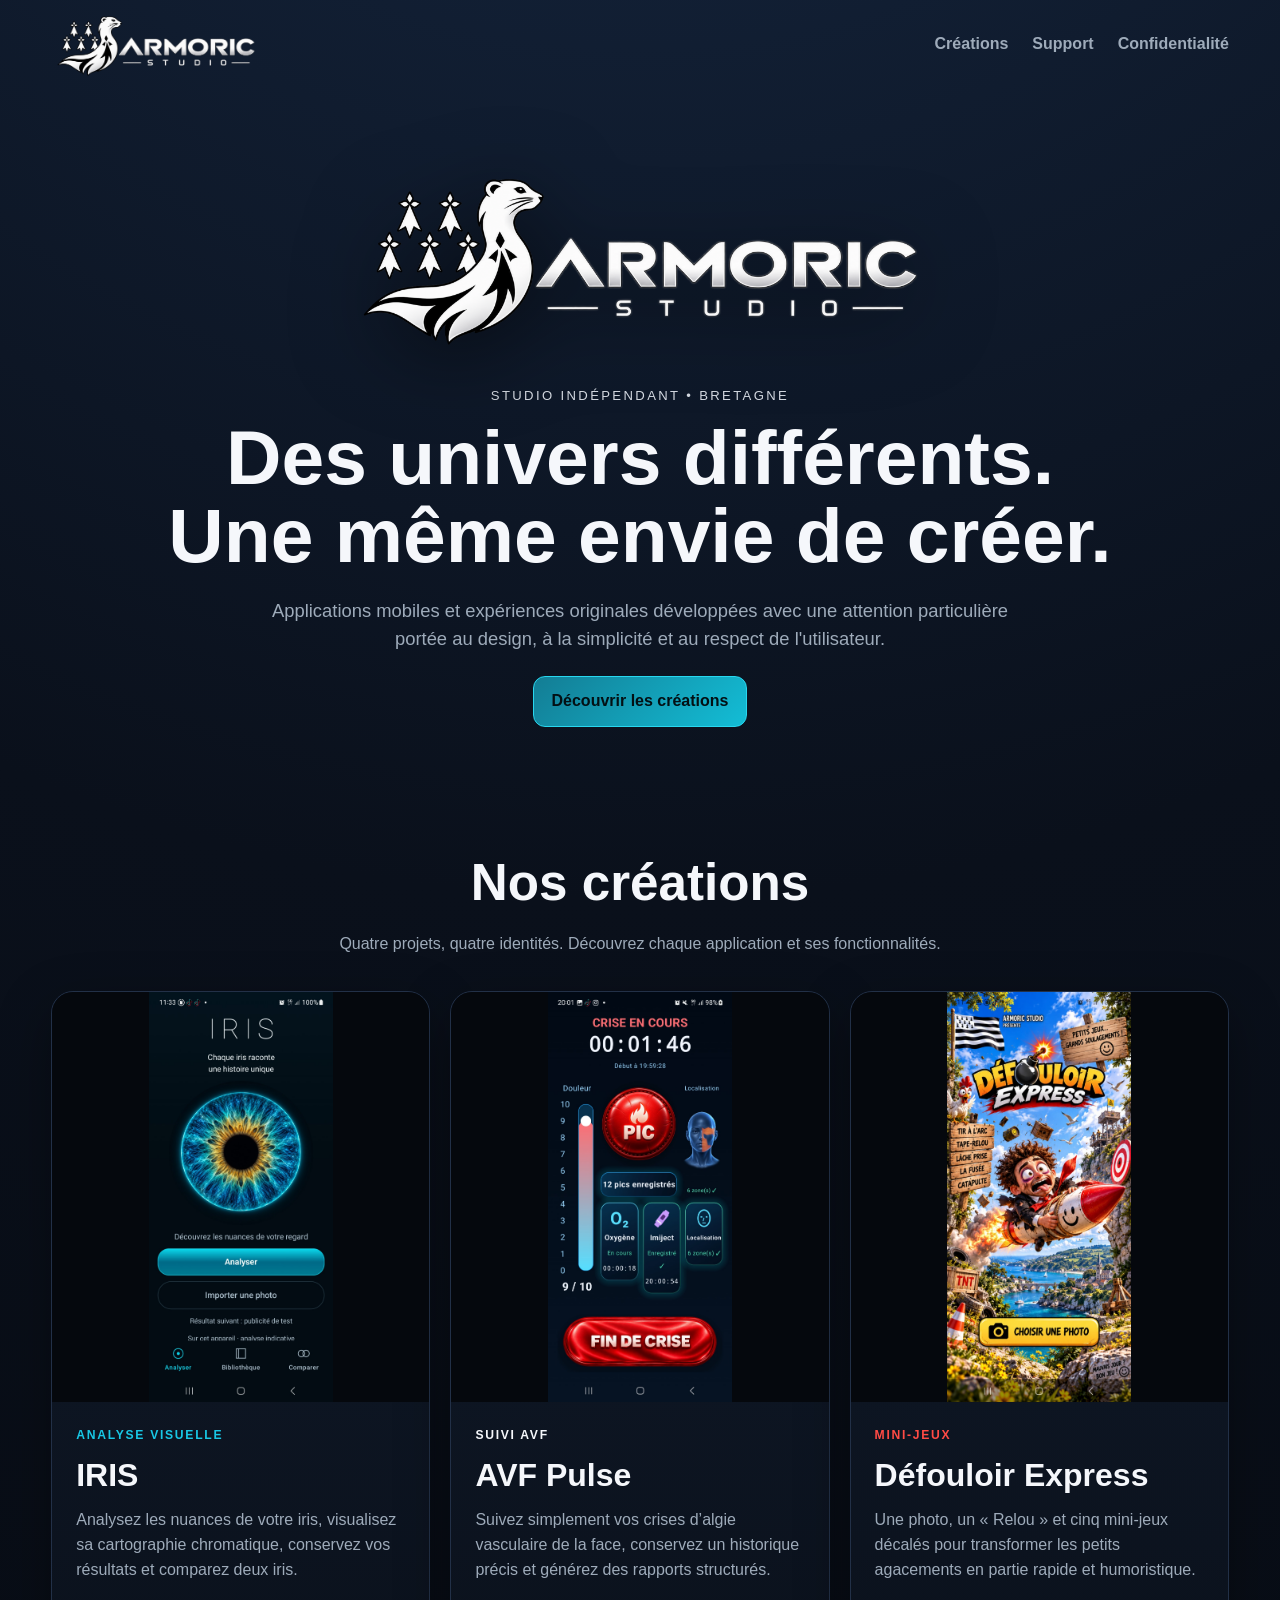
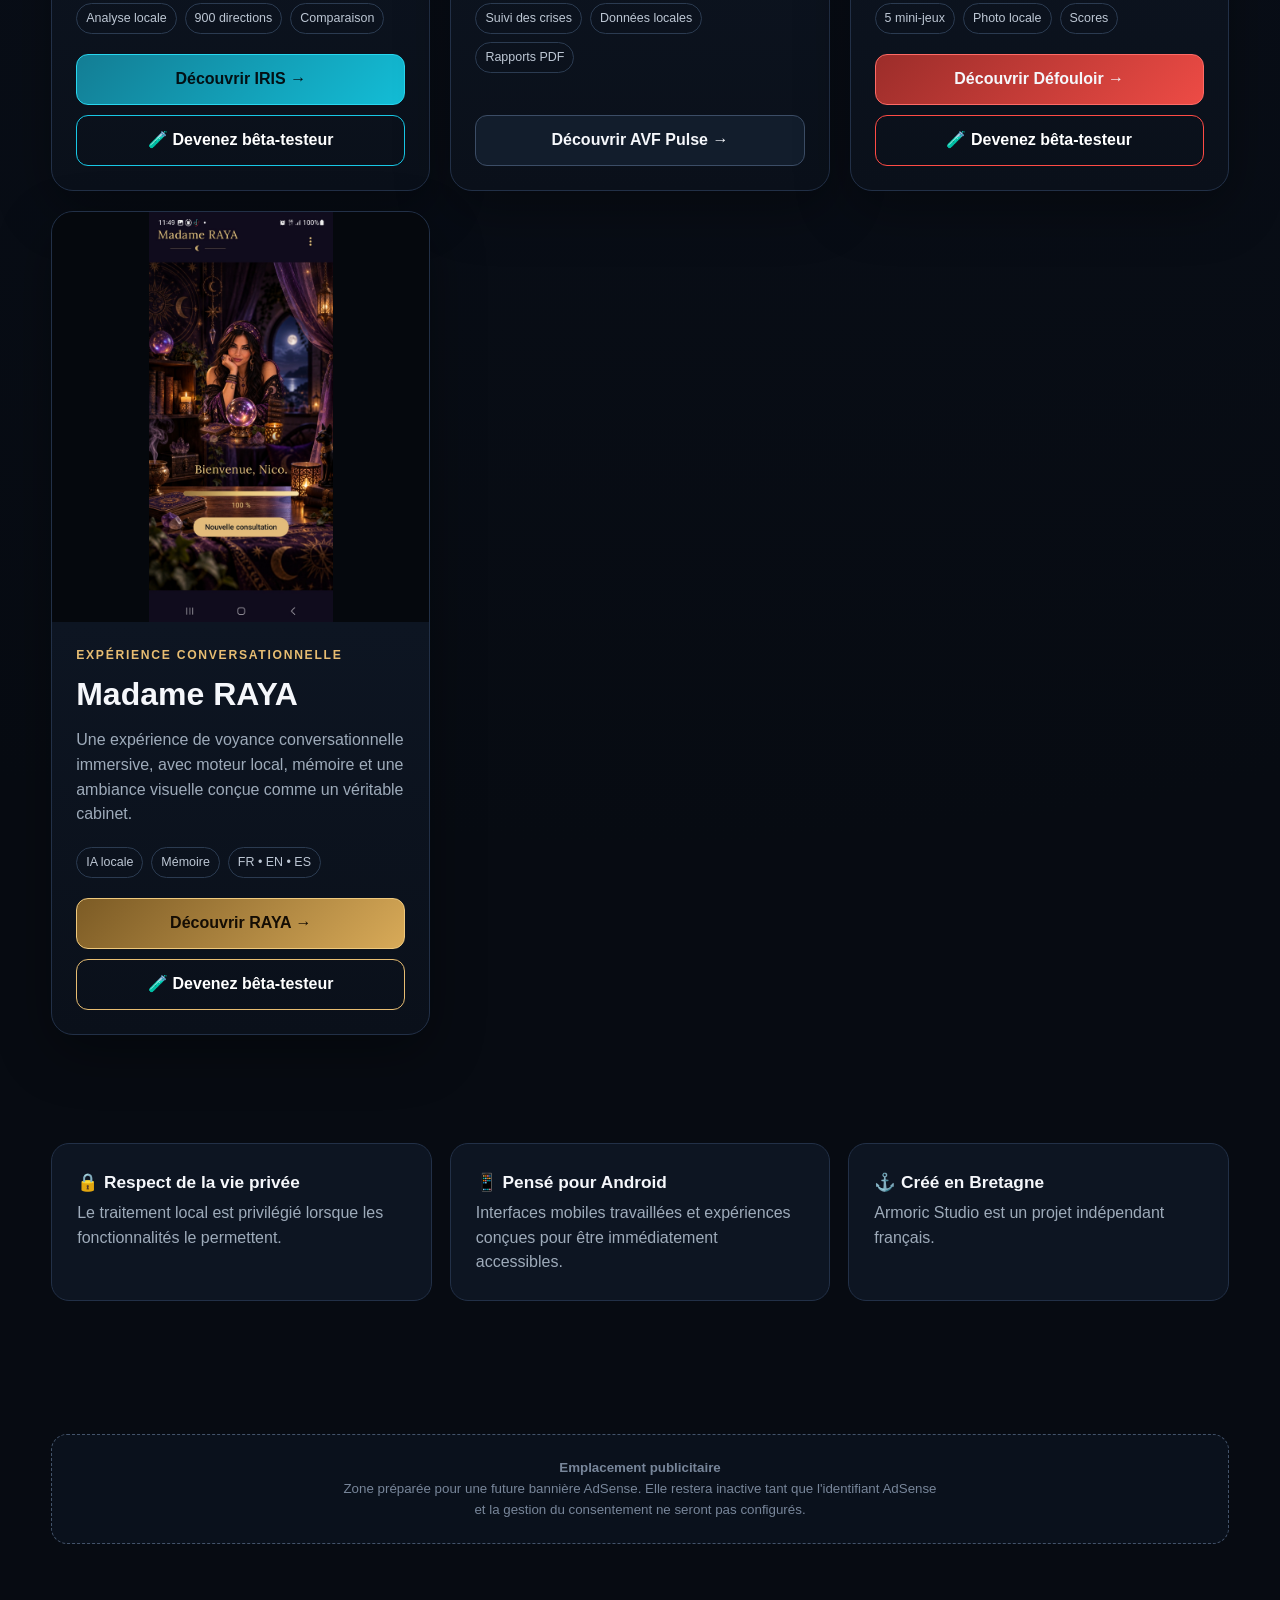
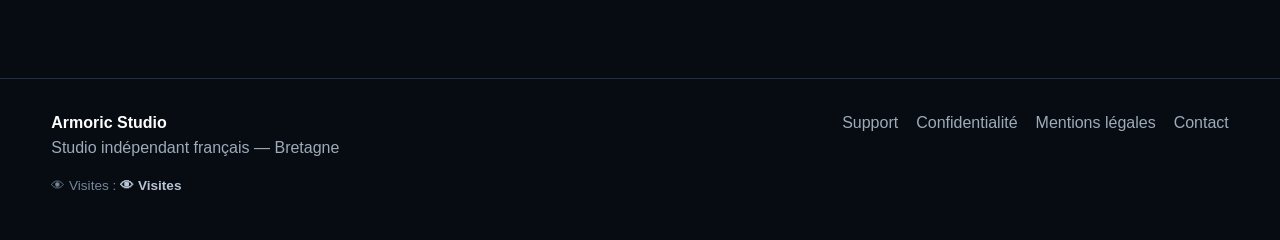
<file: index.html>
<!doctype html><html lang="fr"><head><meta charset="utf-8"><meta name="viewport" content="width=device-width,initial-scale=1"><meta name="description" content="Armoric Studio — applications et jeux indépendants"><title>Armoric Studio — Applications & jeux indépendants</title><link rel="icon" href="/favicon.ico?v=2" type="image/x-icon"><link rel="stylesheet" href="style.css"></head><body><header class="wrap"><a class="brand" href="index.html"><img src="logo-armoric.png" class="brand-logo" alt="Armoric Studio"></a><nav class="nav"><a href="index.html#creations">Créations</a><a href="support.html">Support</a><a href="confidentialite.html">Confidentialité</a></nav></header><main><section class="hero wrap"><img src="logo-armoric.png" class="hero-logo" alt="Armoric Studio"><div class="kicker">Studio indépendant • Bretagne</div><h1>Des univers différents.<br>Une même envie de créer.</h1><p>Applications mobiles et expériences originales développées avec une attention particulière portée au design, à la simplicité et au respect de l'utilisateur.</p><a class="btn primary" href="#creations">Découvrir les créations</a></section>
<section id="creations" class="section wrap"><h2 class="section-title">Nos créations</h2><p class="section-lead">Quatre projets, quatre identités. Découvrez chaque application et ses fonctionnalités.</p><div class="apps">
<article class="app-card iris"><div class="app-shot"><img src="iris-home.jpg" alt="Écran d'accueil IRIS"></div><div class="app-body"><span class="app-label">Analyse visuelle</span><h3>IRIS</h3><p>Analysez les nuances de votre iris, visualisez sa cartographie chromatique, conservez vos résultats et comparez deux iris.</p><div class="chips"><span class="chip">Analyse locale</span><span class="chip">900 directions</span><span class="chip">Comparaison</span></div><a class="btn primary" href="iris.html">Découvrir IRIS →</a><a class="btn beta-btn" href="mailto:iris.appli.ns@gmail.com?subject=Bêta-test%20IRIS&body=Bonjour,%0D%0A%0D%0AJe%20souhaite%20devenir%20bêta-testeur%20de%20l’application%20IRIS.">🧪 Devenez bêta-testeur</a></div></article>
<article class="app-card avf"><div class="app-shot"><img src="avf-crise.jpg" alt="AVF Pulse — crise en cours"></div><div class="app-body"><span class="app-label">Suivi AVF</span><h3>AVF Pulse</h3><p>Suivez simplement vos crises d’algie vasculaire de la face, conservez un historique précis et générez des rapports structurés.</p><div class="chips"><span class="chip">Suivi des crises</span><span class="chip">Données locales</span><span class="chip">Rapports PDF</span></div><a class="btn avf-btn" href="avf-pulse.html">Découvrir AVF Pulse →</a></div></article>
<article class="app-card def"><div class="app-shot"><img src="def-home.jpg" alt="Accueil Défouloir Express"></div><div class="app-body"><span class="app-label">Mini-jeux</span><h3>Défouloir Express</h3><p>Une photo, un « Relou » et cinq mini-jeux décalés pour transformer les petits agacements en partie rapide et humoristique.</p><div class="chips"><span class="chip">5 mini-jeux</span><span class="chip">Photo locale</span><span class="chip">Scores</span></div><a class="btn red" href="defouloir-express.html">Découvrir Défouloir →</a><a class="btn beta-btn" href="mailto:iris.appli.ns@gmail.com?subject=Bêta-test%20Défouloir%20Express&body=Bonjour,%0D%0A%0D%0AJe%20souhaite%20devenir%20bêta-testeur%20de%20Défouloir%20Express.">🧪 Devenez bêta-testeur</a></div></article>
<article class="app-card raya"><div class="app-shot"><img src="raya-home.jpg" alt="Accueil Madame RAYA"></div><div class="app-body"><span class="app-label">Expérience conversationnelle</span><h3>Madame RAYA</h3><p>Une expérience de voyance conversationnelle immersive, avec moteur local, mémoire et une ambiance visuelle conçue comme un véritable cabinet.</p><div class="chips"><span class="chip">IA locale</span><span class="chip">Mémoire</span><span class="chip">FR • EN • ES</span></div><a class="btn gold" href="madame-raya.html">Découvrir RAYA →</a><a class="btn beta-btn" href="mailto:iris.appli.ns@gmail.com?subject=Bêta-test%20Madame%20RAYA&body=Bonjour,%0D%0A%0D%0AJe%20souhaite%20devenir%20bêta-testeur%20de%20Madame%20RAYA.">🧪 Devenez bêta-testeur</a></div></article>
</div></section>
<section class="section wrap"><div class="trust"><div><strong>🔒 Respect de la vie privée</strong><span>Le traitement local est privilégié lorsque les fonctionnalités le permettent.</span></div><div><strong>📱 Pensé pour Android</strong><span>Interfaces mobiles travaillées et expériences conçues pour être immédiatement accessibles.</span></div><div><strong>⚓ Créé en Bretagne</strong><span>Armoric Studio est un projet indépendant français.</span></div></div></section>
<section class="section wrap"><div class="ad-slot"><small><strong>Emplacement publicitaire</strong><br>Zone préparée pour une future bannière AdSense. Elle restera inactive tant que l'identifiant AdSense et la gestion du consentement ne seront pas configurés.</small></div></section></main><footer><div class="wrap footer-grid"><div><strong style="color:#fff">Armoric Studio</strong><br>Studio indépendant français — Bretagne<div class="visit">👁 Visites : <strong id="visit-count">—</strong></div></div><div class="footer-links"><a href="support.html">Support</a><a href="confidentialite.html">Confidentialité</a><a href="mentions-legales.html">Mentions légales</a><a href="mailto:iris.appli.ns@gmail.com">Contact</a></div></div></footer><script src="site.js"></script></body></html>
</file>
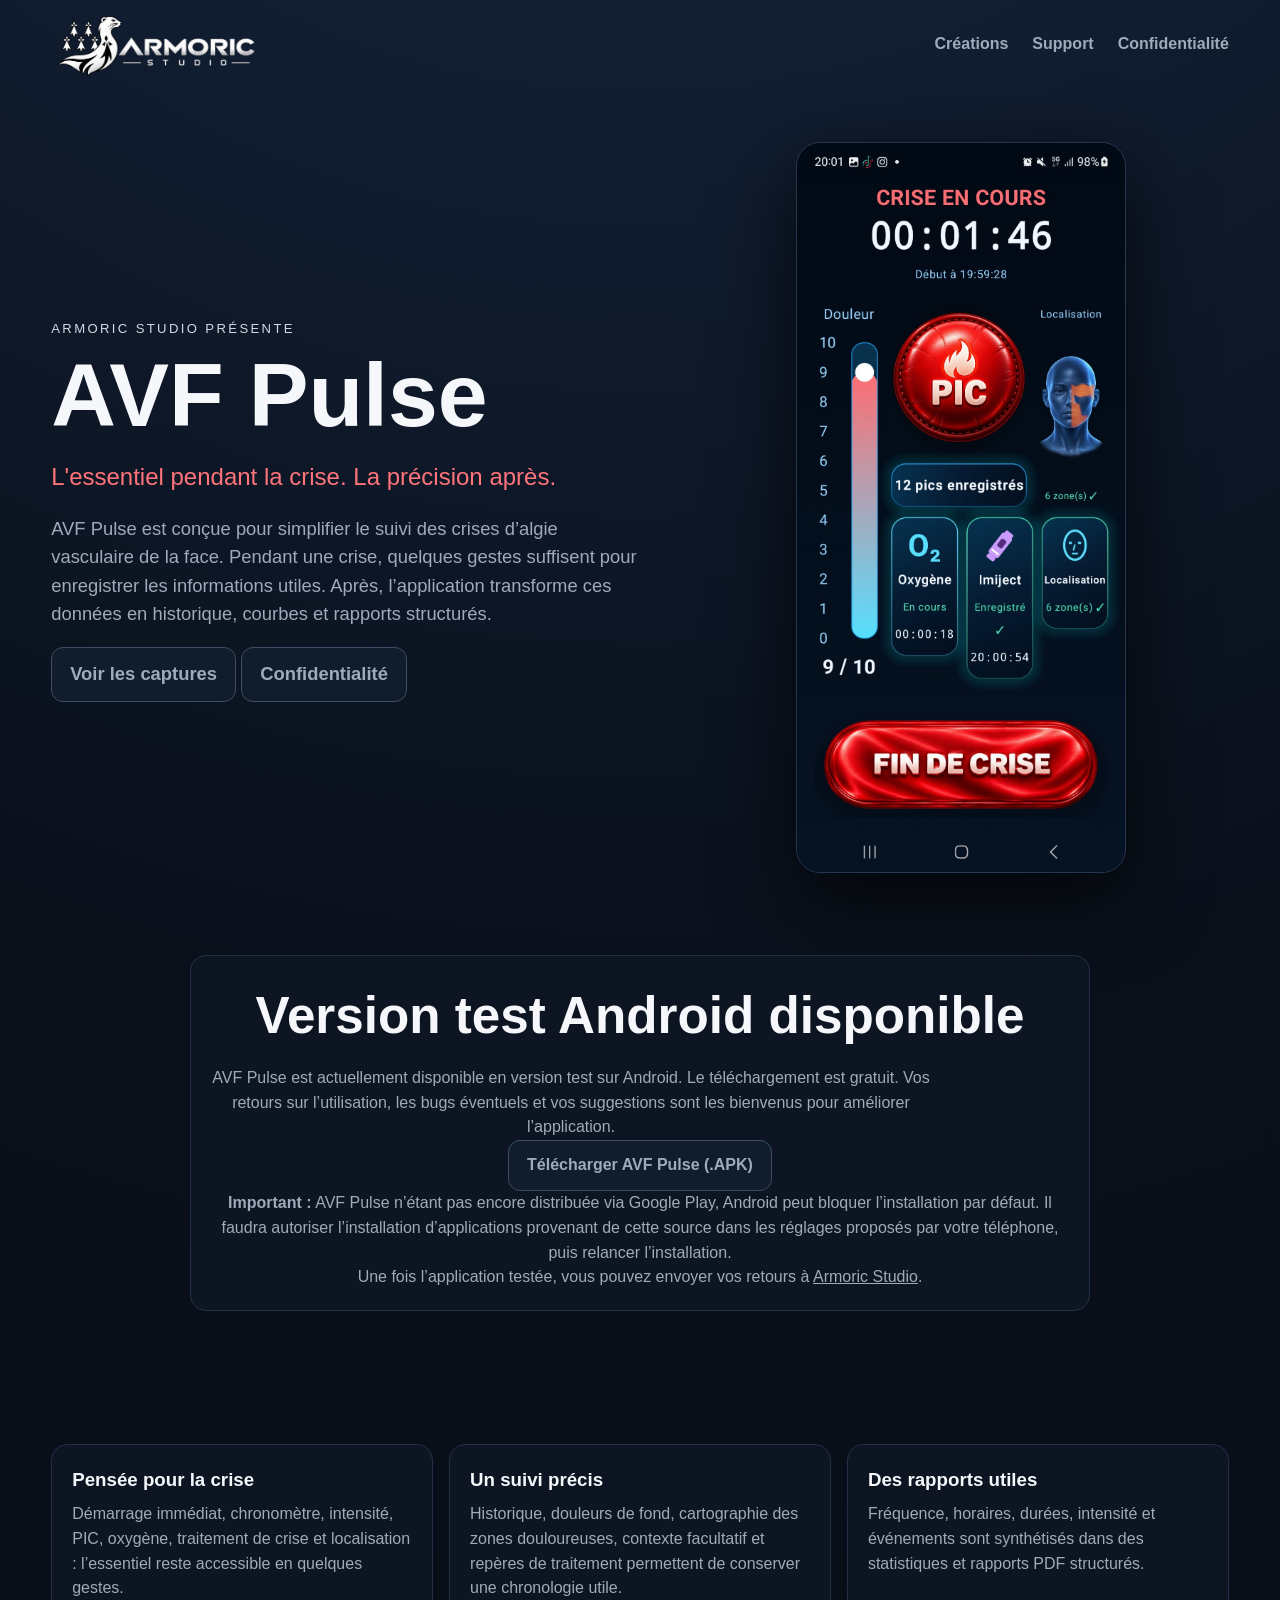
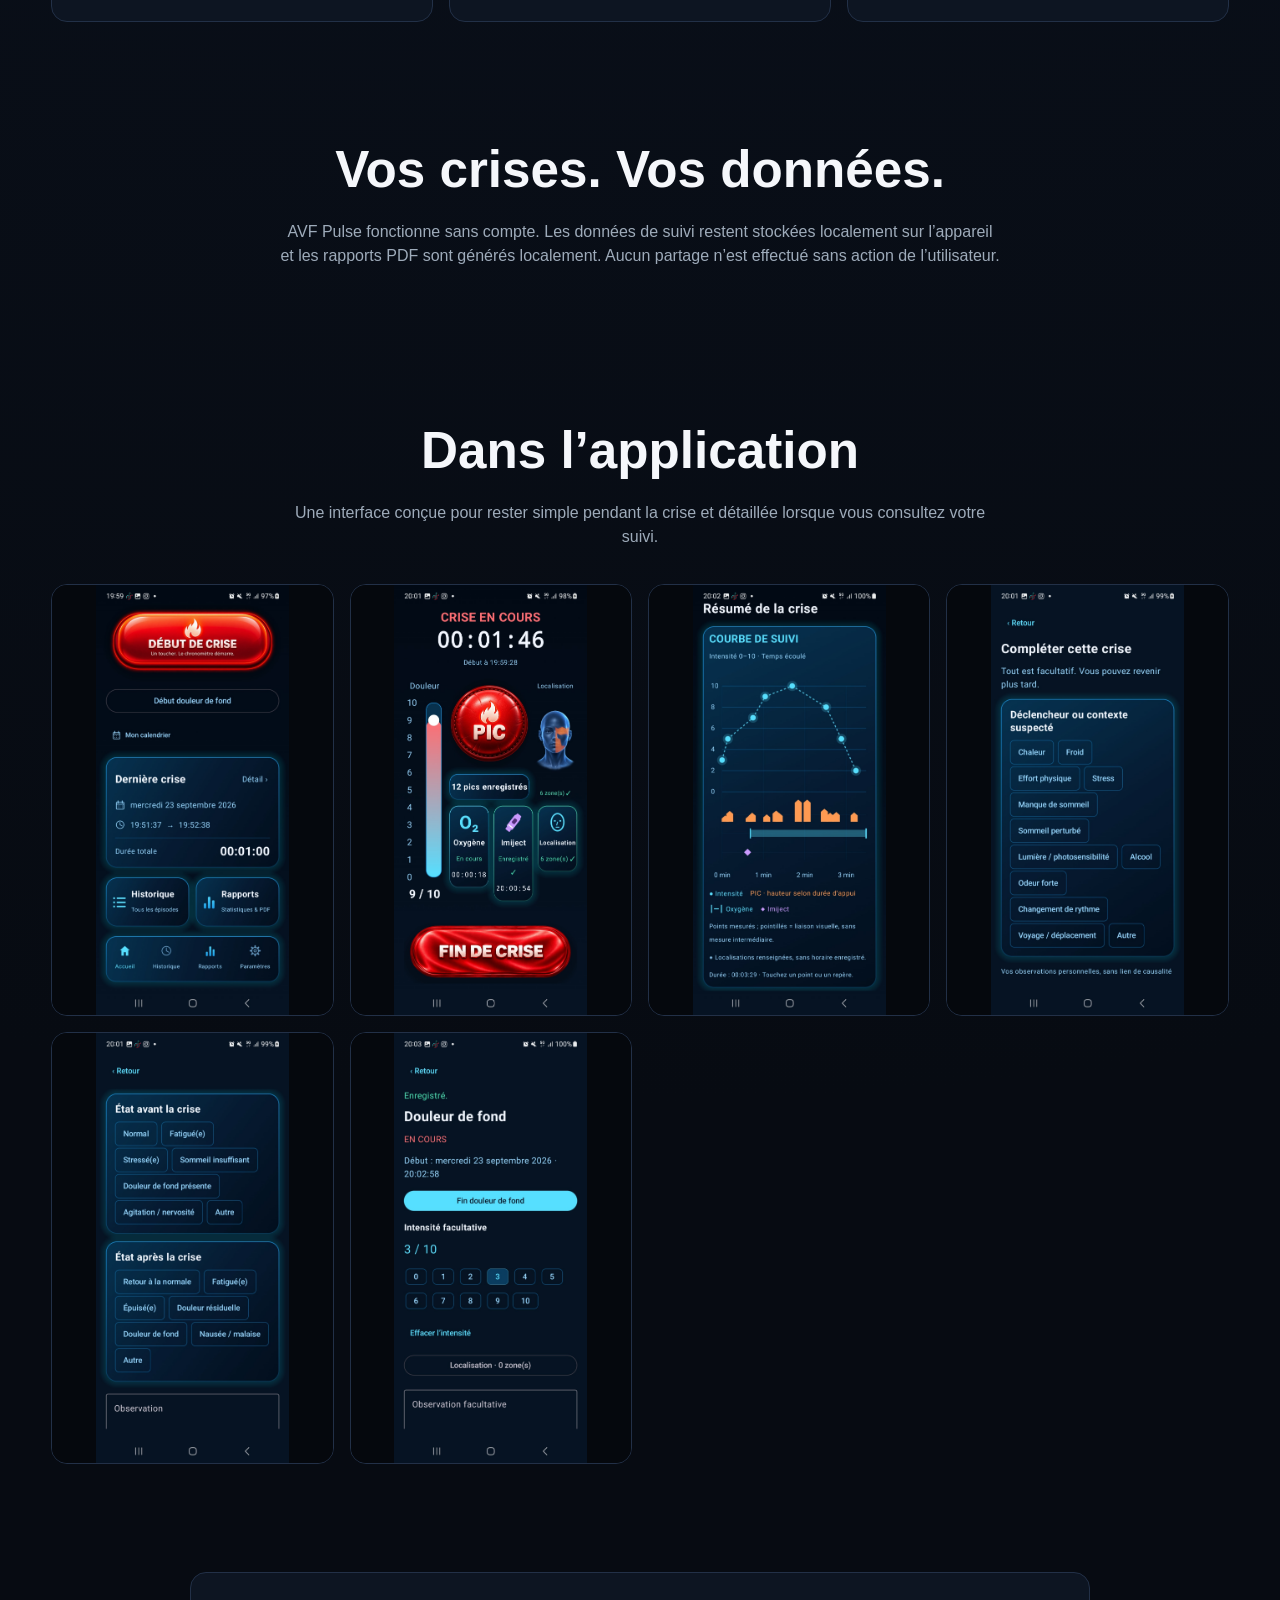
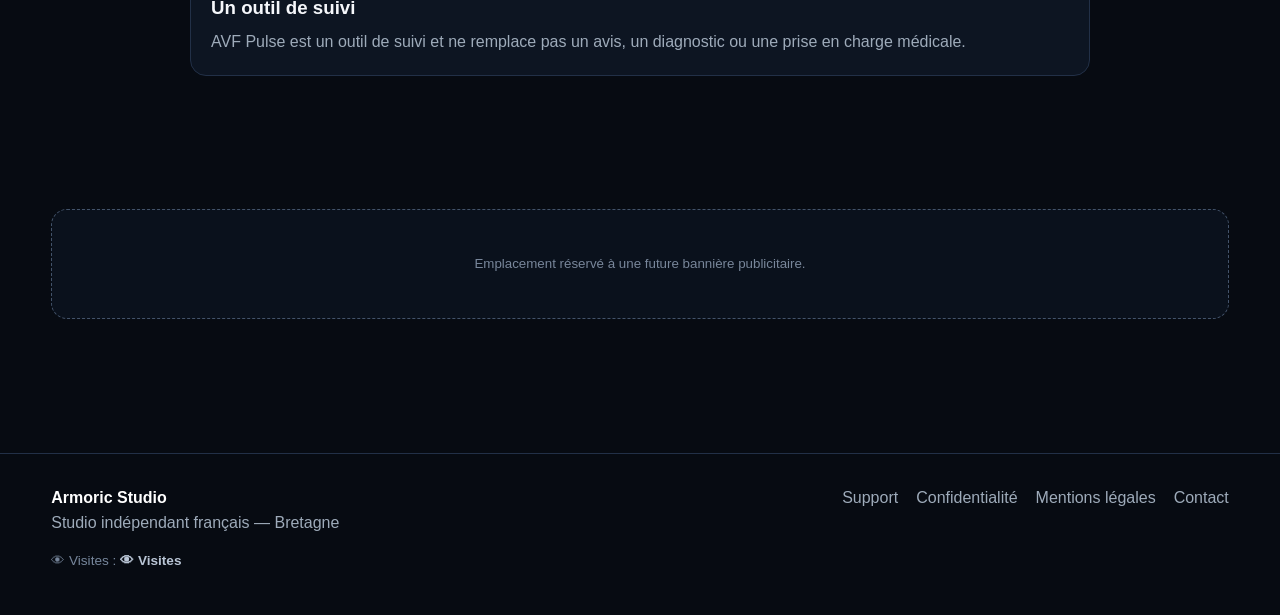
<file: avf-pulse.html>
<!doctype html><html lang="fr"><head><meta charset="utf-8"><meta name="viewport" content="width=device-width,initial-scale=1"><meta name="description" content="AVF Pulse — suivi simple et précis des crises d’algie vasculaire de la face, par Armoric Studio."><title>AVF Pulse — Armoric Studio</title><link rel="stylesheet" href="style.css"></head><body><header class="wrap"><a class="brand" href="index.html"><img src="logo-armoric.png" class="brand-logo" alt="Armoric Studio"></a><nav class="nav"><a href="index.html#creations">Créations</a><a href="support.html">Support</a><a href="confidentialite.html">Confidentialité</a></nav></header><main><section class="page-hero wrap"><div><div class="kicker">Armoric Studio présente</div><h1>AVF Pulse</h1><h2 style="font-weight:500;color:#ff747a">L'essentiel pendant la crise. La précision après.</h2><p>AVF Pulse est conçue pour simplifier le suivi des crises d’algie vasculaire de la face. Pendant une crise, quelques gestes suffisent pour enregistrer les informations utiles. Après, l’application transforme ces données en historique, courbes et rapports structurés.</p><p><a class="btn avf-btn" href="#captures">Voir les captures</a> <a class="btn" href="confidentialite.html">Confidentialité</a></p></div><img class="phone-feature" src="avf-crise.jpg" alt="AVF Pulse — crise en cours"></section><section class="section wrap" id="telechargement"><div class="feature" style="max-width:900px;margin:auto;text-align:center"><h2 class="section-title">Version test Android disponible</h2><p class="section-lead">AVF Pulse est actuellement disponible en version test sur Android. Le téléchargement est gratuit. Vos retours sur l’utilisation, les bugs éventuels et vos suggestions sont les bienvenus pour améliorer l’application.</p><p><a class="btn avf-btn" href="app-release.apk" download>Télécharger AVF Pulse (.APK)</a></p><p><strong>Important :</strong> AVF Pulse n’étant pas encore distribuée via Google Play, Android peut bloquer l’installation par défaut. Il faudra autoriser l’installation d’applications provenant de cette source dans les réglages proposés par votre téléphone, puis relancer l’installation.</p><p style="margin-bottom:0">Une fois l’application testée, vous pouvez envoyer vos retours à <a href="mailto:iris.appli.ns@gmail.com">Armoric Studio</a>.</p></div></section><section class="section wrap"><div class="feature-list"><div class="feature"><h3>Pensée pour la crise</h3><p>Démarrage immédiat, chronomètre, intensité, PIC, oxygène, traitement de crise et localisation : l’essentiel reste accessible en quelques gestes.</p></div><div class="feature"><h3>Un suivi précis</h3><p>Historique, douleurs de fond, cartographie des zones douloureuses, contexte facultatif et repères de traitement permettent de conserver une chronologie utile.</p></div><div class="feature"><h3>Des rapports utiles</h3><p>Fréquence, horaires, durées, intensité et événements sont synthétisés dans des statistiques et rapports PDF structurés.</p></div></div></section><section class="section wrap"><h2 class="section-title">Vos crises. Vos données.</h2><p class="section-lead">AVF Pulse fonctionne sans compte. Les données de suivi restent stockées localement sur l’appareil et les rapports PDF sont générés localement. Aucun partage n’est effectué sans action de l’utilisateur.</p></section><section id="captures" class="section wrap"><h2 class="section-title">Dans l’application</h2><p class="section-lead">Une interface conçue pour rester simple pendant la crise et détaillée lorsque vous consultez votre suivi.</p><div class="gallery"><a href="avf-home.jpg" target="_blank"><img src="avf-home.jpg" alt="Accueil AVF Pulse" loading="lazy"></a><a href="avf-crise.jpg" target="_blank"><img src="avf-crise.jpg" alt="Crise en cours AVF Pulse" loading="lazy"></a><a href="avf-courbe.jpg" target="_blank"><img src="avf-courbe.jpg" alt="Courbe de suivi AVF Pulse" loading="lazy"></a><a href="avf-contexte.jpg" target="_blank"><img src="avf-contexte.jpg" alt="Contexte facultatif" loading="lazy"></a><a href="avf-etat.jpg" target="_blank"><img src="avf-etat.jpg" alt="État avant et après la crise" loading="lazy"></a><a href="avf-douleur-fond.jpg" target="_blank"><img src="avf-douleur-fond.jpg" alt="Douleur de fond" loading="lazy"></a></div></section><section class="section wrap"><div class="feature" style="max-width:900px;margin:auto"><h3>Un outil de suivi</h3><p>AVF Pulse est un outil de suivi et ne remplace pas un avis, un diagnostic ou une prise en charge médicale.</p></div></section><section class="section wrap"><div class="ad-slot"><small>Emplacement réservé à une future bannière publicitaire.</small></div></section></main><footer><div class="wrap footer-grid"><div><strong style="color:#fff">Armoric Studio</strong><br>Studio indépendant français — Bretagne<div class="visit">👁 Visites : <strong id="visit-count">—</strong></div></div><div class="footer-links"><a href="support.html">Support</a><a href="confidentialite.html">Confidentialité</a><a href="mentions-legales.html">Mentions légales</a><a href="mailto:iris.appli.ns@gmail.com">Contact</a></div></div></footer><script src="site.js"></script></body></html>
</file>
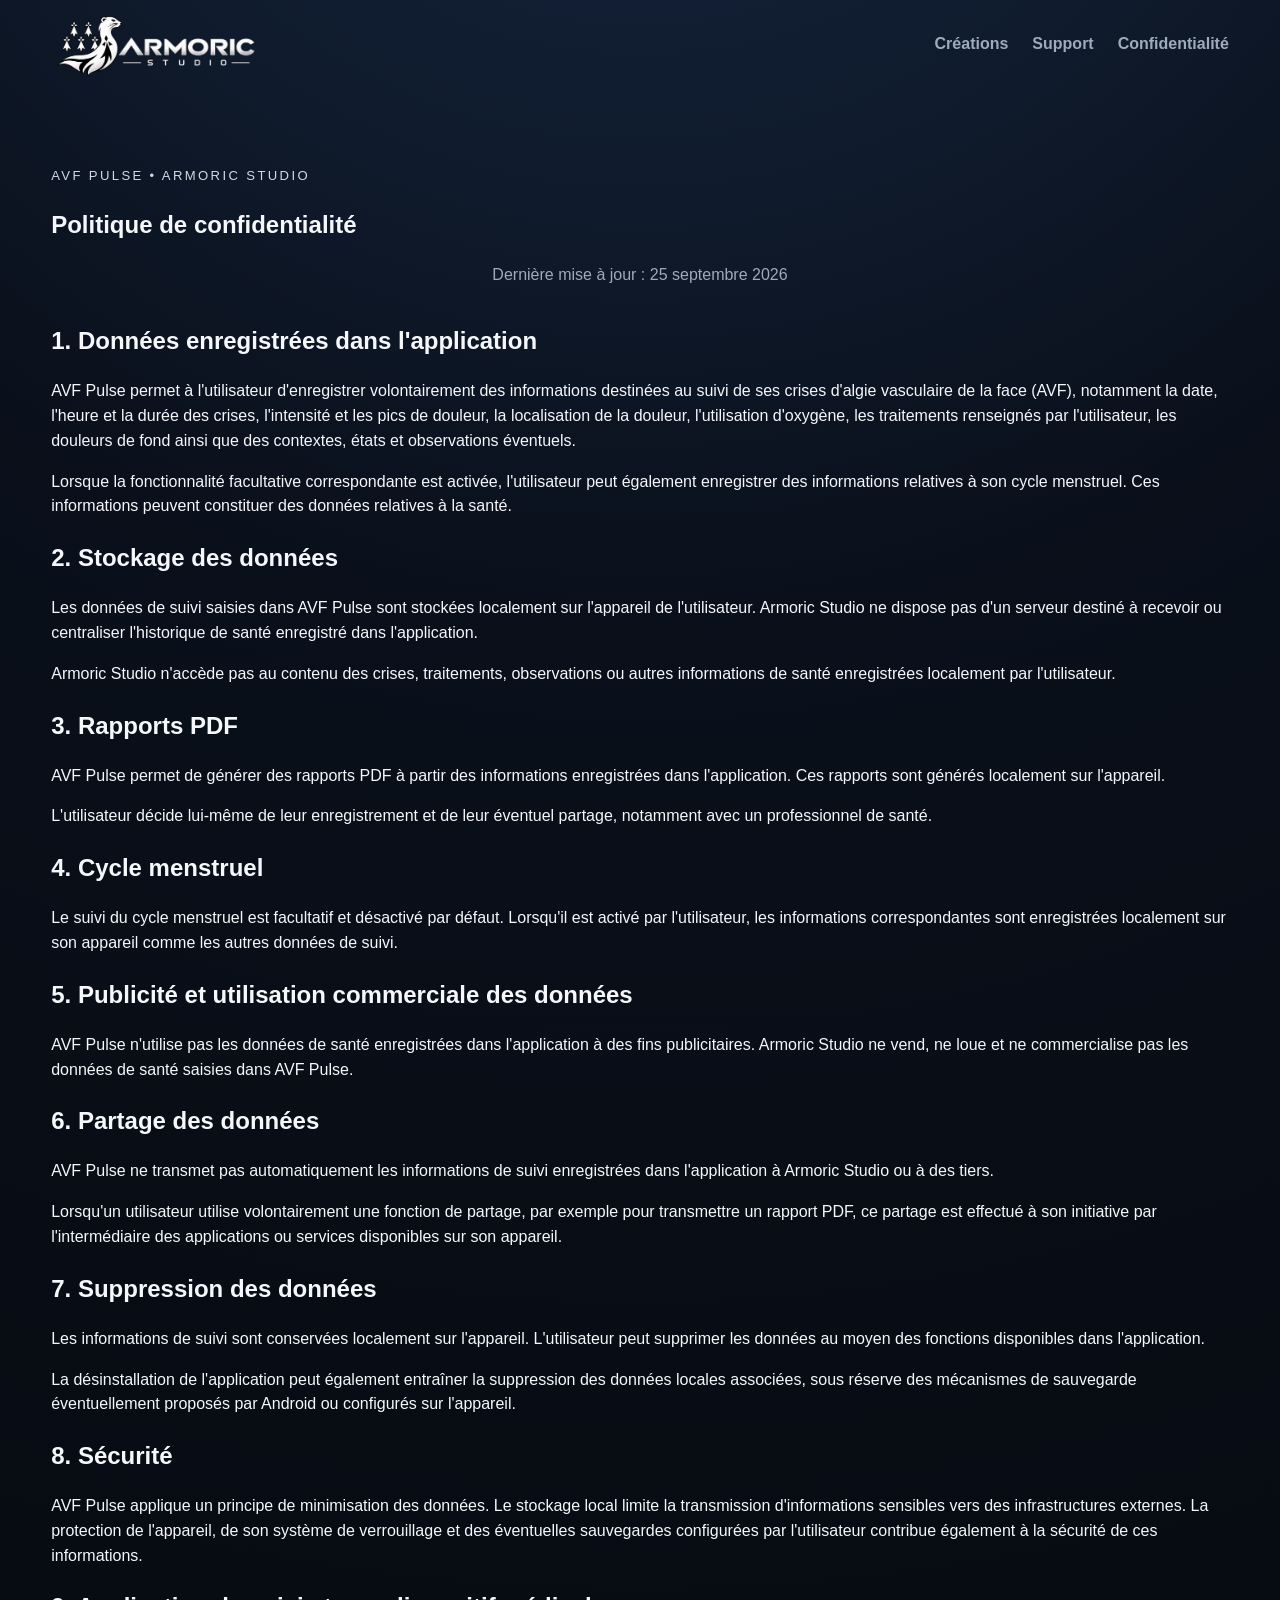
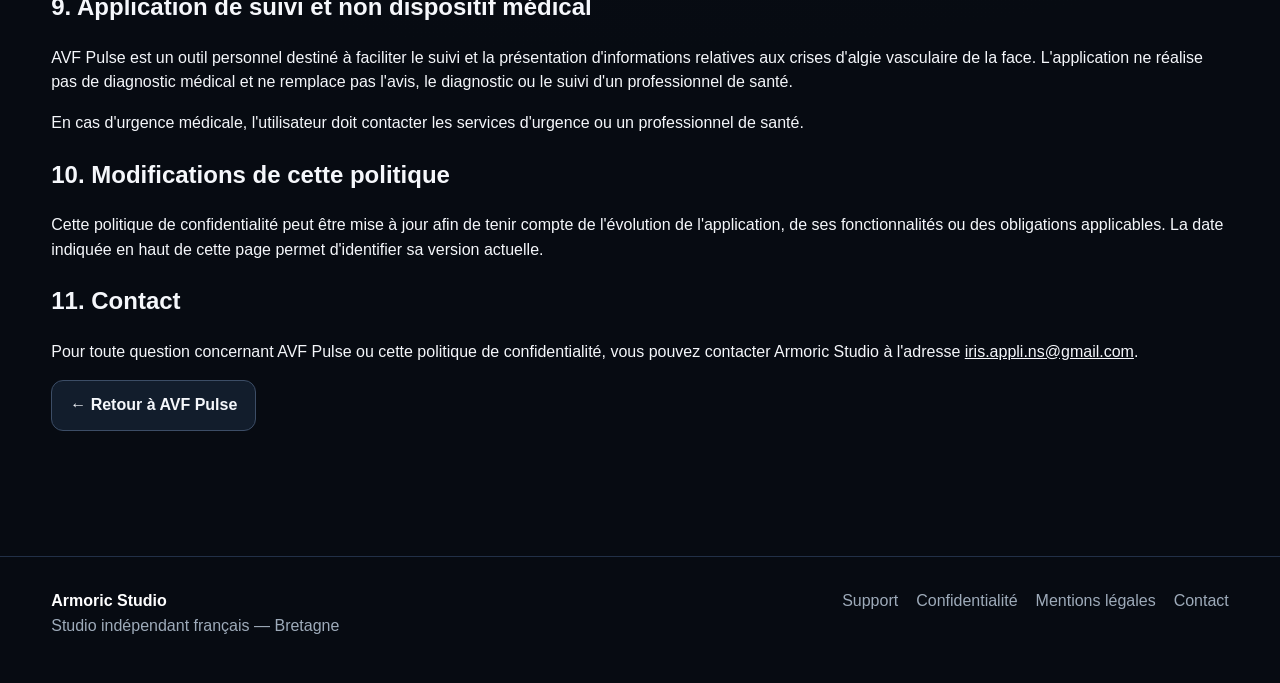
<file: confidentialite-avf-pulse.html>
<!doctype html>
<html lang="fr">
<head>
  <meta charset="utf-8">
  <meta name="viewport" content="width=device-width,initial-scale=1">
  <meta name="description" content="Politique de confidentialité AVF Pulse — Armoric Studio">
  <title>Politique de confidentialité — AVF Pulse | Armoric Studio</title>
  <link rel="stylesheet" href="style.css">
</head>
<body>
<header class="wrap">
  <a class="brand" href="index.html"><img src="logo-armoric.png" class="brand-logo" alt="Armoric Studio"></a>
  <nav class="nav">
    <a href="index.html#creations">Créations</a>
    <a href="support.html">Support</a>
    <a href="confidentialite.html">Confidentialité</a>
  </nav>
</header>

<main>
<section class="section wrap">
  <div class="kicker">AVF Pulse • Armoric Studio</div>
  <h1>Politique de confidentialité</h1>
  <p class="section-lead">Dernière mise à jour : 25 septembre 2026</p>

  <h2>1. Données enregistrées dans l'application</h2>
  <p>AVF Pulse permet à l'utilisateur d'enregistrer volontairement des informations destinées au suivi de ses crises d'algie vasculaire de la face (AVF), notamment la date, l'heure et la durée des crises, l'intensité et les pics de douleur, la localisation de la douleur, l'utilisation d'oxygène, les traitements renseignés par l'utilisateur, les douleurs de fond ainsi que des contextes, états et observations éventuels.</p>
  <p>Lorsque la fonctionnalité facultative correspondante est activée, l'utilisateur peut également enregistrer des informations relatives à son cycle menstruel. Ces informations peuvent constituer des données relatives à la santé.</p>

  <h2>2. Stockage des données</h2>
  <p>Les données de suivi saisies dans AVF Pulse sont stockées localement sur l'appareil de l'utilisateur. Armoric Studio ne dispose pas d'un serveur destiné à recevoir ou centraliser l'historique de santé enregistré dans l'application.</p>
  <p>Armoric Studio n'accède pas au contenu des crises, traitements, observations ou autres informations de santé enregistrées localement par l'utilisateur.</p>

  <h2>3. Rapports PDF</h2>
  <p>AVF Pulse permet de générer des rapports PDF à partir des informations enregistrées dans l'application. Ces rapports sont générés localement sur l'appareil.</p>
  <p>L'utilisateur décide lui-même de leur enregistrement et de leur éventuel partage, notamment avec un professionnel de santé.</p>

  <h2>4. Cycle menstruel</h2>
  <p>Le suivi du cycle menstruel est facultatif et désactivé par défaut. Lorsqu'il est activé par l'utilisateur, les informations correspondantes sont enregistrées localement sur son appareil comme les autres données de suivi.</p>

  <h2>5. Publicité et utilisation commerciale des données</h2>
  <p>AVF Pulse n'utilise pas les données de santé enregistrées dans l'application à des fins publicitaires. Armoric Studio ne vend, ne loue et ne commercialise pas les données de santé saisies dans AVF Pulse.</p>

  <h2>6. Partage des données</h2>
  <p>AVF Pulse ne transmet pas automatiquement les informations de suivi enregistrées dans l'application à Armoric Studio ou à des tiers.</p>
  <p>Lorsqu'un utilisateur utilise volontairement une fonction de partage, par exemple pour transmettre un rapport PDF, ce partage est effectué à son initiative par l'intermédiaire des applications ou services disponibles sur son appareil.</p>

  <h2>7. Suppression des données</h2>
  <p>Les informations de suivi sont conservées localement sur l'appareil. L'utilisateur peut supprimer les données au moyen des fonctions disponibles dans l'application.</p>
  <p>La désinstallation de l'application peut également entraîner la suppression des données locales associées, sous réserve des mécanismes de sauvegarde éventuellement proposés par Android ou configurés sur l'appareil.</p>

  <h2>8. Sécurité</h2>
  <p>AVF Pulse applique un principe de minimisation des données. Le stockage local limite la transmission d'informations sensibles vers des infrastructures externes. La protection de l'appareil, de son système de verrouillage et des éventuelles sauvegardes configurées par l'utilisateur contribue également à la sécurité de ces informations.</p>

  <h2>9. Application de suivi et non dispositif médical</h2>
  <p>AVF Pulse est un outil personnel destiné à faciliter le suivi et la présentation d'informations relatives aux crises d'algie vasculaire de la face. L'application ne réalise pas de diagnostic médical et ne remplace pas l'avis, le diagnostic ou le suivi d'un professionnel de santé.</p>
  <p>En cas d'urgence médicale, l'utilisateur doit contacter les services d'urgence ou un professionnel de santé.</p>

  <h2>10. Modifications de cette politique</h2>
  <p>Cette politique de confidentialité peut être mise à jour afin de tenir compte de l'évolution de l'application, de ses fonctionnalités ou des obligations applicables. La date indiquée en haut de cette page permet d'identifier sa version actuelle.</p>

  <h2>11. Contact</h2>
  <p>Pour toute question concernant AVF Pulse ou cette politique de confidentialité, vous pouvez contacter Armoric Studio à l'adresse <a href="mailto:iris.appli.ns@gmail.com">iris.appli.ns@gmail.com</a>.</p>
  <p><a class="btn avf-btn" href="avf-pulse.html">← Retour à AVF Pulse</a></p>
</section>
</main>

<footer>
  <div class="wrap footer-grid">
    <div><strong style="color:#fff">Armoric Studio</strong><br>Studio indépendant français — Bretagne</div>
    <div class="footer-links">
      <a href="support.html">Support</a>
      <a href="confidentialite.html">Confidentialité</a>
      <a href="mentions-legales.html">Mentions légales</a>
      <a href="mailto:iris.appli.ns@gmail.com">Contact</a>
    </div>
  </div>
</footer>
<script src="site.js"></script>
</body>
</html>
</file>
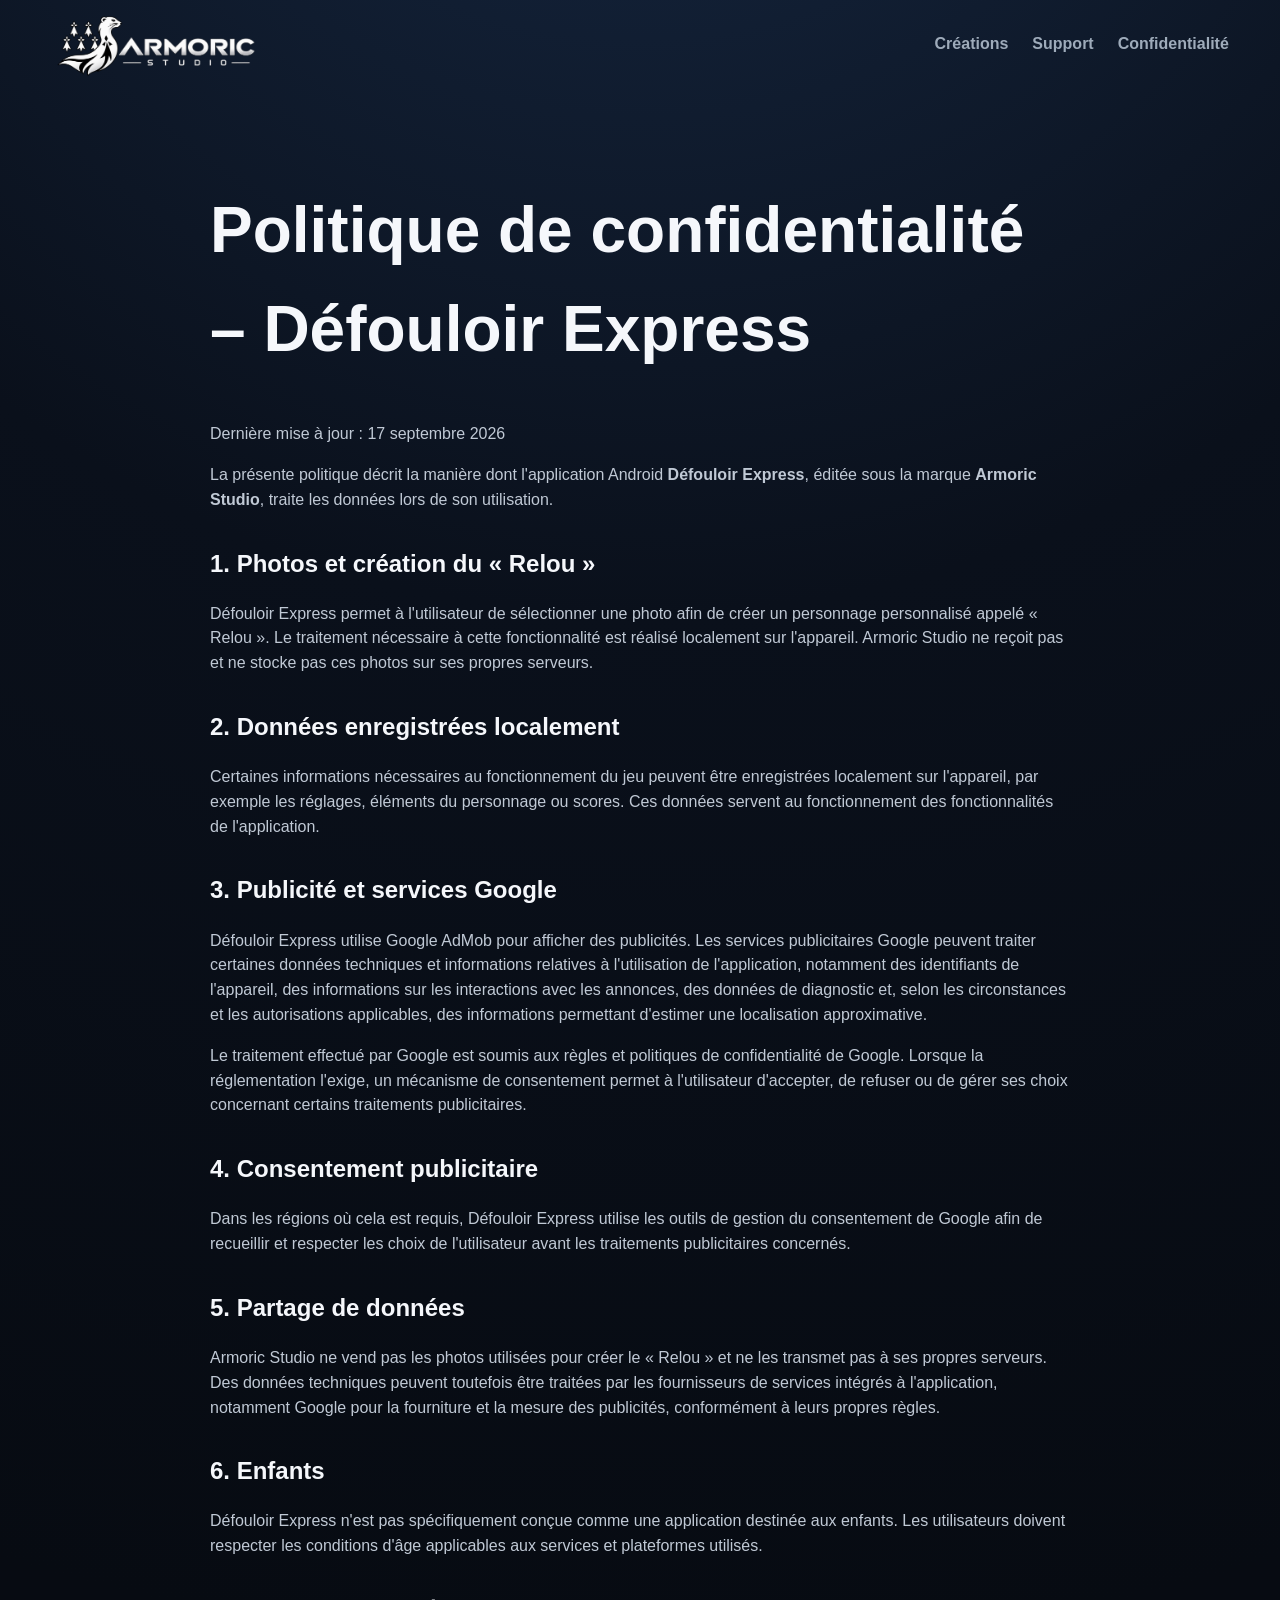
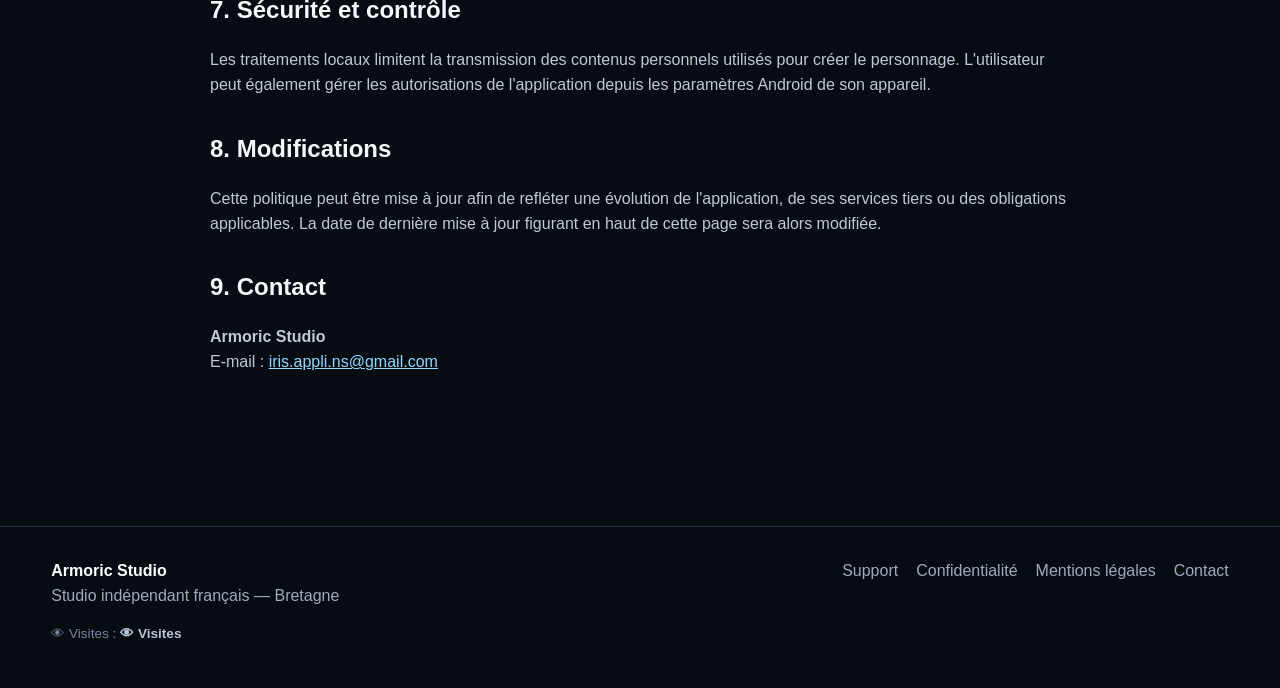
<file: confidentialite-defouloir-express.html>
<!doctype html><html lang="fr"><head><meta charset="utf-8"><meta name="viewport" content="width=device-width,initial-scale=1"><meta name="description" content="Armoric Studio — applications et jeux indépendants"><title>Politique de confidentialité — Défouloir Express</title><link rel="stylesheet" href="style.css"></head><body><header class="wrap"><a class="brand" href="index.html"><img src="logo-armoric.png" class="brand-logo" alt="Armoric Studio"></a><nav class="nav"><a href="index.html#creations">Créations</a><a href="support.html">Support</a><a href="confidentialite.html">Confidentialité</a></nav></header><main class="wrap legal">
<h1>Politique de confidentialité – Défouloir Express</h1>
<p class="muted">Dernière mise à jour : 17 septembre 2026</p>
<p>La présente politique décrit la manière dont l'application Android <strong>Défouloir Express</strong>, éditée sous la marque <strong>Armoric Studio</strong>, traite les données lors de son utilisation.</p>

<h2>1. Photos et création du « Relou »</h2>
<p>Défouloir Express permet à l'utilisateur de sélectionner une photo afin de créer un personnage personnalisé appelé « Relou ». Le traitement nécessaire à cette fonctionnalité est réalisé localement sur l'appareil. Armoric Studio ne reçoit pas et ne stocke pas ces photos sur ses propres serveurs.</p>

<h2>2. Données enregistrées localement</h2>
<p>Certaines informations nécessaires au fonctionnement du jeu peuvent être enregistrées localement sur l'appareil, par exemple les réglages, éléments du personnage ou scores. Ces données servent au fonctionnement des fonctionnalités de l'application.</p>

<h2>3. Publicité et services Google</h2>
<p>Défouloir Express utilise Google AdMob pour afficher des publicités. Les services publicitaires Google peuvent traiter certaines données techniques et informations relatives à l'utilisation de l'application, notamment des identifiants de l'appareil, des informations sur les interactions avec les annonces, des données de diagnostic et, selon les circonstances et les autorisations applicables, des informations permettant d'estimer une localisation approximative.</p>
<p>Le traitement effectué par Google est soumis aux règles et politiques de confidentialité de Google. Lorsque la réglementation l'exige, un mécanisme de consentement permet à l'utilisateur d'accepter, de refuser ou de gérer ses choix concernant certains traitements publicitaires.</p>

<h2>4. Consentement publicitaire</h2>
<p>Dans les régions où cela est requis, Défouloir Express utilise les outils de gestion du consentement de Google afin de recueillir et respecter les choix de l'utilisateur avant les traitements publicitaires concernés.</p>

<h2>5. Partage de données</h2>
<p>Armoric Studio ne vend pas les photos utilisées pour créer le « Relou » et ne les transmet pas à ses propres serveurs. Des données techniques peuvent toutefois être traitées par les fournisseurs de services intégrés à l'application, notamment Google pour la fourniture et la mesure des publicités, conformément à leurs propres règles.</p>

<h2>6. Enfants</h2>
<p>Défouloir Express n'est pas spécifiquement conçue comme une application destinée aux enfants. Les utilisateurs doivent respecter les conditions d'âge applicables aux services et plateformes utilisés.</p>

<h2>7. Sécurité et contrôle</h2>
<p>Les traitements locaux limitent la transmission des contenus personnels utilisés pour créer le personnage. L'utilisateur peut également gérer les autorisations de l'application depuis les paramètres Android de son appareil.</p>

<h2>8. Modifications</h2>
<p>Cette politique peut être mise à jour afin de refléter une évolution de l'application, de ses services tiers ou des obligations applicables. La date de dernière mise à jour figurant en haut de cette page sera alors modifiée.</p>

<h2>9. Contact</h2>
<p><strong>Armoric Studio</strong><br>E-mail : <a href="mailto:iris.appli.ns@gmail.com">iris.appli.ns@gmail.com</a></p>
</main><footer><div class="wrap footer-grid"><div><strong style="color:#fff">Armoric Studio</strong><br>Studio indépendant français — Bretagne<div class="visit">👁 Visites : <strong id="visit-count">—</strong></div></div><div class="footer-links"><a href="support.html">Support</a><a href="confidentialite.html">Confidentialité</a><a href="mentions-legales.html">Mentions légales</a><a href="mailto:iris.appli.ns@gmail.com">Contact</a></div></div></footer><script src="site.js"></script></body></html>
</file>
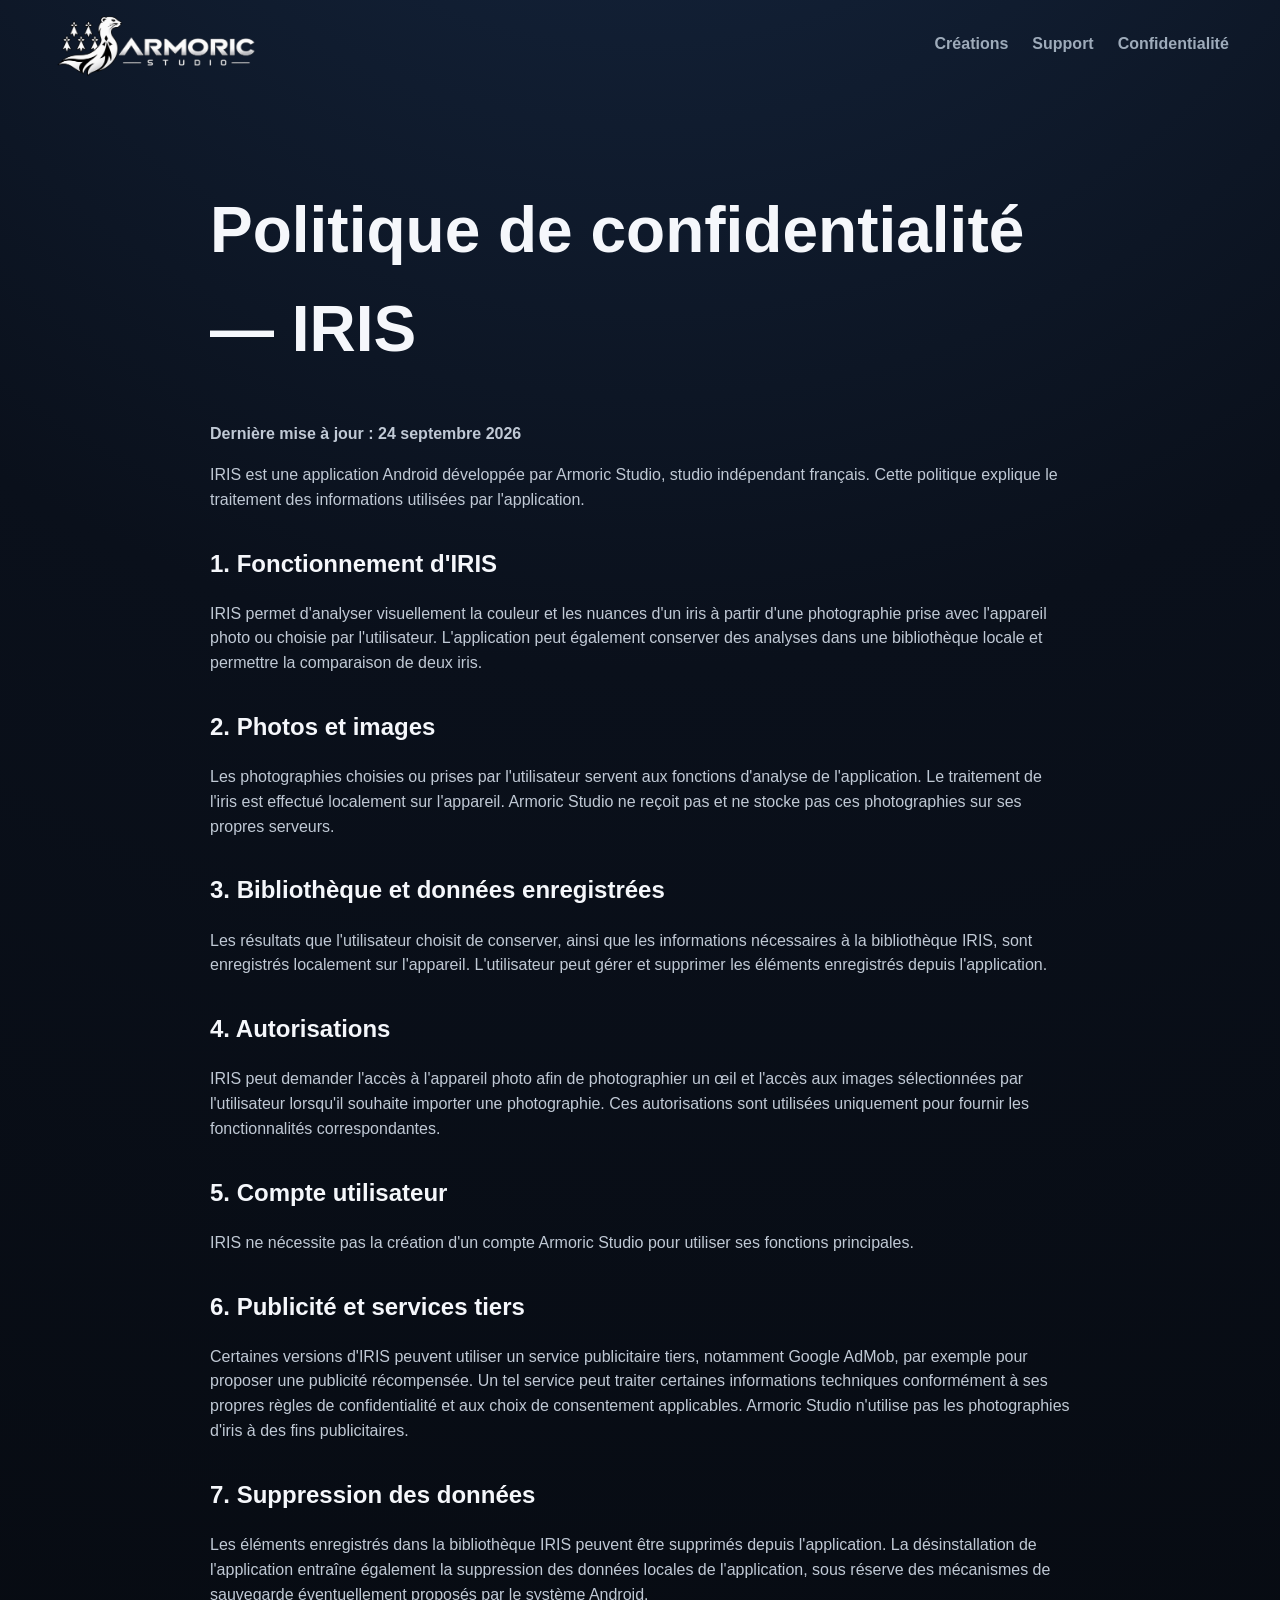
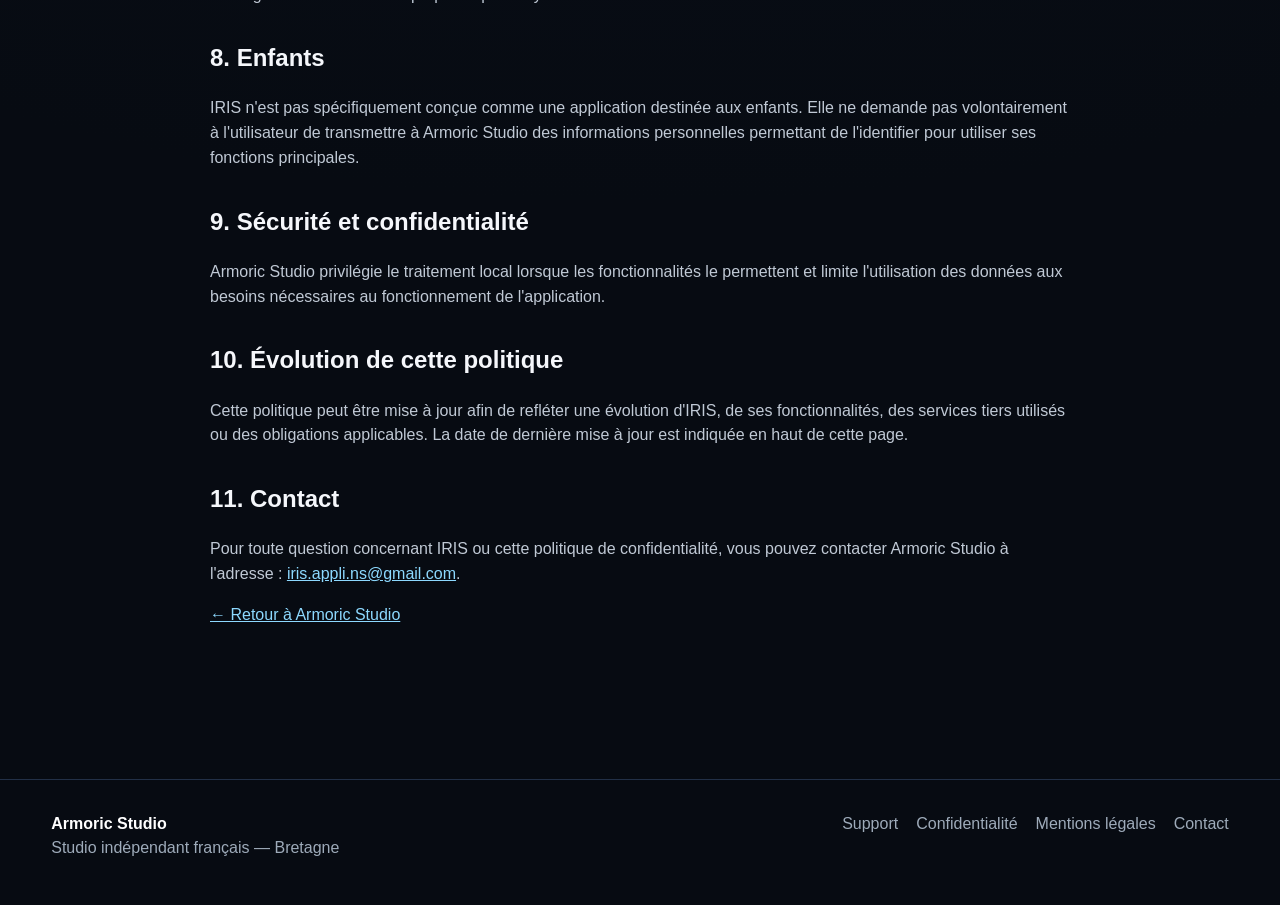
<file: confidentialite-iris.html>
<!doctype html>
<html lang="fr">
<head>
  <meta charset="utf-8">
  <meta name="viewport" content="width=device-width,initial-scale=1">
  <meta name="description" content="Politique de confidentialité de l'application IRIS — Armoric Studio">
  <title>IRIS — Politique de confidentialité | Armoric Studio</title>
  <link rel="stylesheet" href="style.css">
</head>
<body>
<header class="wrap">
  <a class="brand" href="index.html"><img src="logo-armoric.png" class="brand-logo" alt="Armoric Studio"></a>
  <nav class="nav">
    <a href="index.html#creations">Créations</a>
    <a href="support.html">Support</a>
    <a href="confidentialite.html">Confidentialité</a>
  </nav>
</header>

<main class="legal wrap">
  <h1>Politique de confidentialité — IRIS</h1>
  <p><strong>Dernière mise à jour : 24 septembre 2026</strong></p>

  <p>IRIS est une application Android développée par Armoric Studio, studio indépendant français. Cette politique explique le traitement des informations utilisées par l'application.</p>

  <h2>1. Fonctionnement d'IRIS</h2>
  <p>IRIS permet d'analyser visuellement la couleur et les nuances d'un iris à partir d'une photographie prise avec l'appareil photo ou choisie par l'utilisateur. L'application peut également conserver des analyses dans une bibliothèque locale et permettre la comparaison de deux iris.</p>

  <h2>2. Photos et images</h2>
  <p>Les photographies choisies ou prises par l'utilisateur servent aux fonctions d'analyse de l'application. Le traitement de l'iris est effectué localement sur l'appareil. Armoric Studio ne reçoit pas et ne stocke pas ces photographies sur ses propres serveurs.</p>

  <h2>3. Bibliothèque et données enregistrées</h2>
  <p>Les résultats que l'utilisateur choisit de conserver, ainsi que les informations nécessaires à la bibliothèque IRIS, sont enregistrés localement sur l'appareil. L'utilisateur peut gérer et supprimer les éléments enregistrés depuis l'application.</p>

  <h2>4. Autorisations</h2>
  <p>IRIS peut demander l'accès à l'appareil photo afin de photographier un œil et l'accès aux images sélectionnées par l'utilisateur lorsqu'il souhaite importer une photographie. Ces autorisations sont utilisées uniquement pour fournir les fonctionnalités correspondantes.</p>

  <h2>5. Compte utilisateur</h2>
  <p>IRIS ne nécessite pas la création d'un compte Armoric Studio pour utiliser ses fonctions principales.</p>

  <h2>6. Publicité et services tiers</h2>
  <p>Certaines versions d'IRIS peuvent utiliser un service publicitaire tiers, notamment Google AdMob, par exemple pour proposer une publicité récompensée. Un tel service peut traiter certaines informations techniques conformément à ses propres règles de confidentialité et aux choix de consentement applicables. Armoric Studio n'utilise pas les photographies d'iris à des fins publicitaires.</p>

  <h2>7. Suppression des données</h2>
  <p>Les éléments enregistrés dans la bibliothèque IRIS peuvent être supprimés depuis l'application. La désinstallation de l'application entraîne également la suppression des données locales de l'application, sous réserve des mécanismes de sauvegarde éventuellement proposés par le système Android.</p>

  <h2>8. Enfants</h2>
  <p>IRIS n'est pas spécifiquement conçue comme une application destinée aux enfants. Elle ne demande pas volontairement à l'utilisateur de transmettre à Armoric Studio des informations personnelles permettant de l'identifier pour utiliser ses fonctions principales.</p>

  <h2>9. Sécurité et confidentialité</h2>
  <p>Armoric Studio privilégie le traitement local lorsque les fonctionnalités le permettent et limite l'utilisation des données aux besoins nécessaires au fonctionnement de l'application.</p>

  <h2>10. Évolution de cette politique</h2>
  <p>Cette politique peut être mise à jour afin de refléter une évolution d'IRIS, de ses fonctionnalités, des services tiers utilisés ou des obligations applicables. La date de dernière mise à jour est indiquée en haut de cette page.</p>

  <h2>11. Contact</h2>
  <p>Pour toute question concernant IRIS ou cette politique de confidentialité, vous pouvez contacter Armoric Studio à l'adresse : <a href="mailto:iris.appli.ns@gmail.com">iris.appli.ns@gmail.com</a>.</p>

  <p><a href="index.html">← Retour à Armoric Studio</a></p>
</main>

<footer>
  <div class="wrap footer-grid">
    <div><strong style="color:#fff">Armoric Studio</strong><br>Studio indépendant français — Bretagne</div>
    <div class="footer-links">
      <a href="support.html">Support</a>
      <a href="confidentialite.html">Confidentialité</a>
      <a href="mentions-legales.html">Mentions légales</a>
      <a href="mailto:iris.appli.ns@gmail.com">Contact</a>
    </div>
  </div>
</footer>
</body>
</html>
</file>
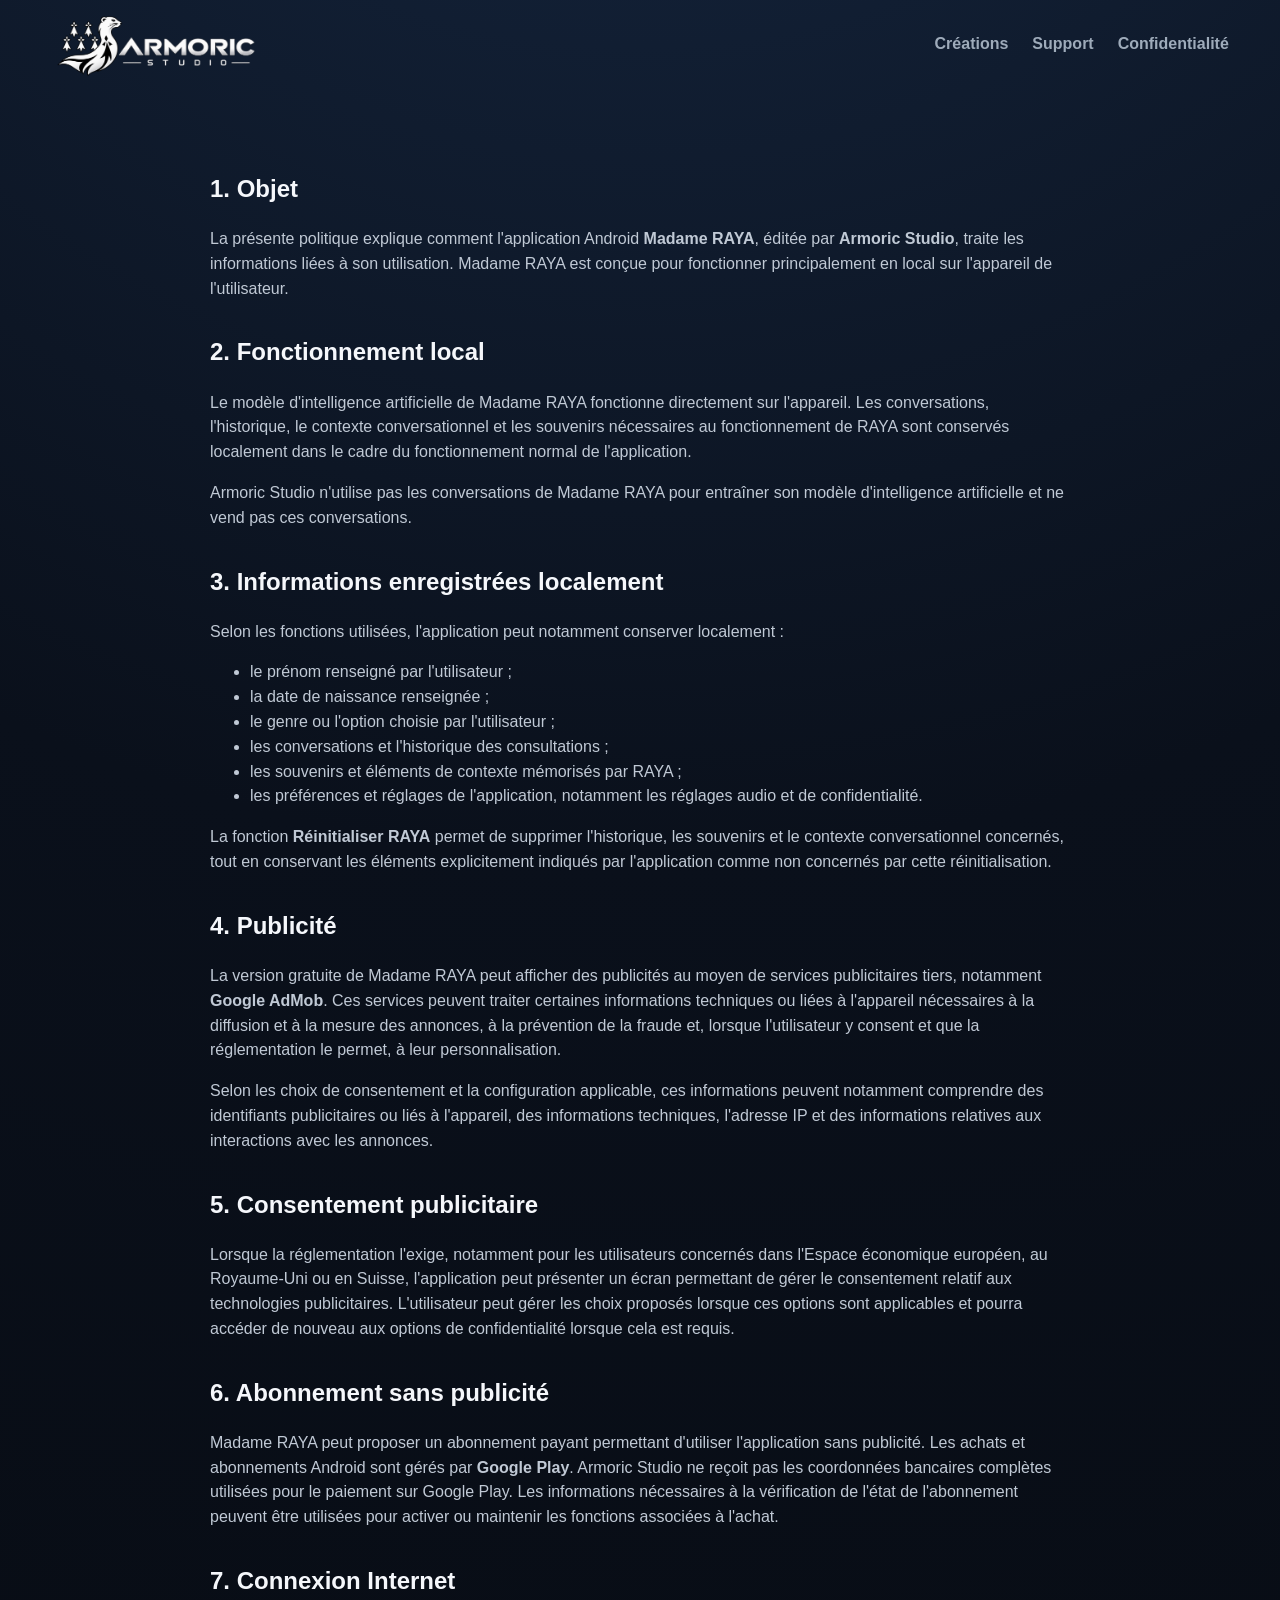
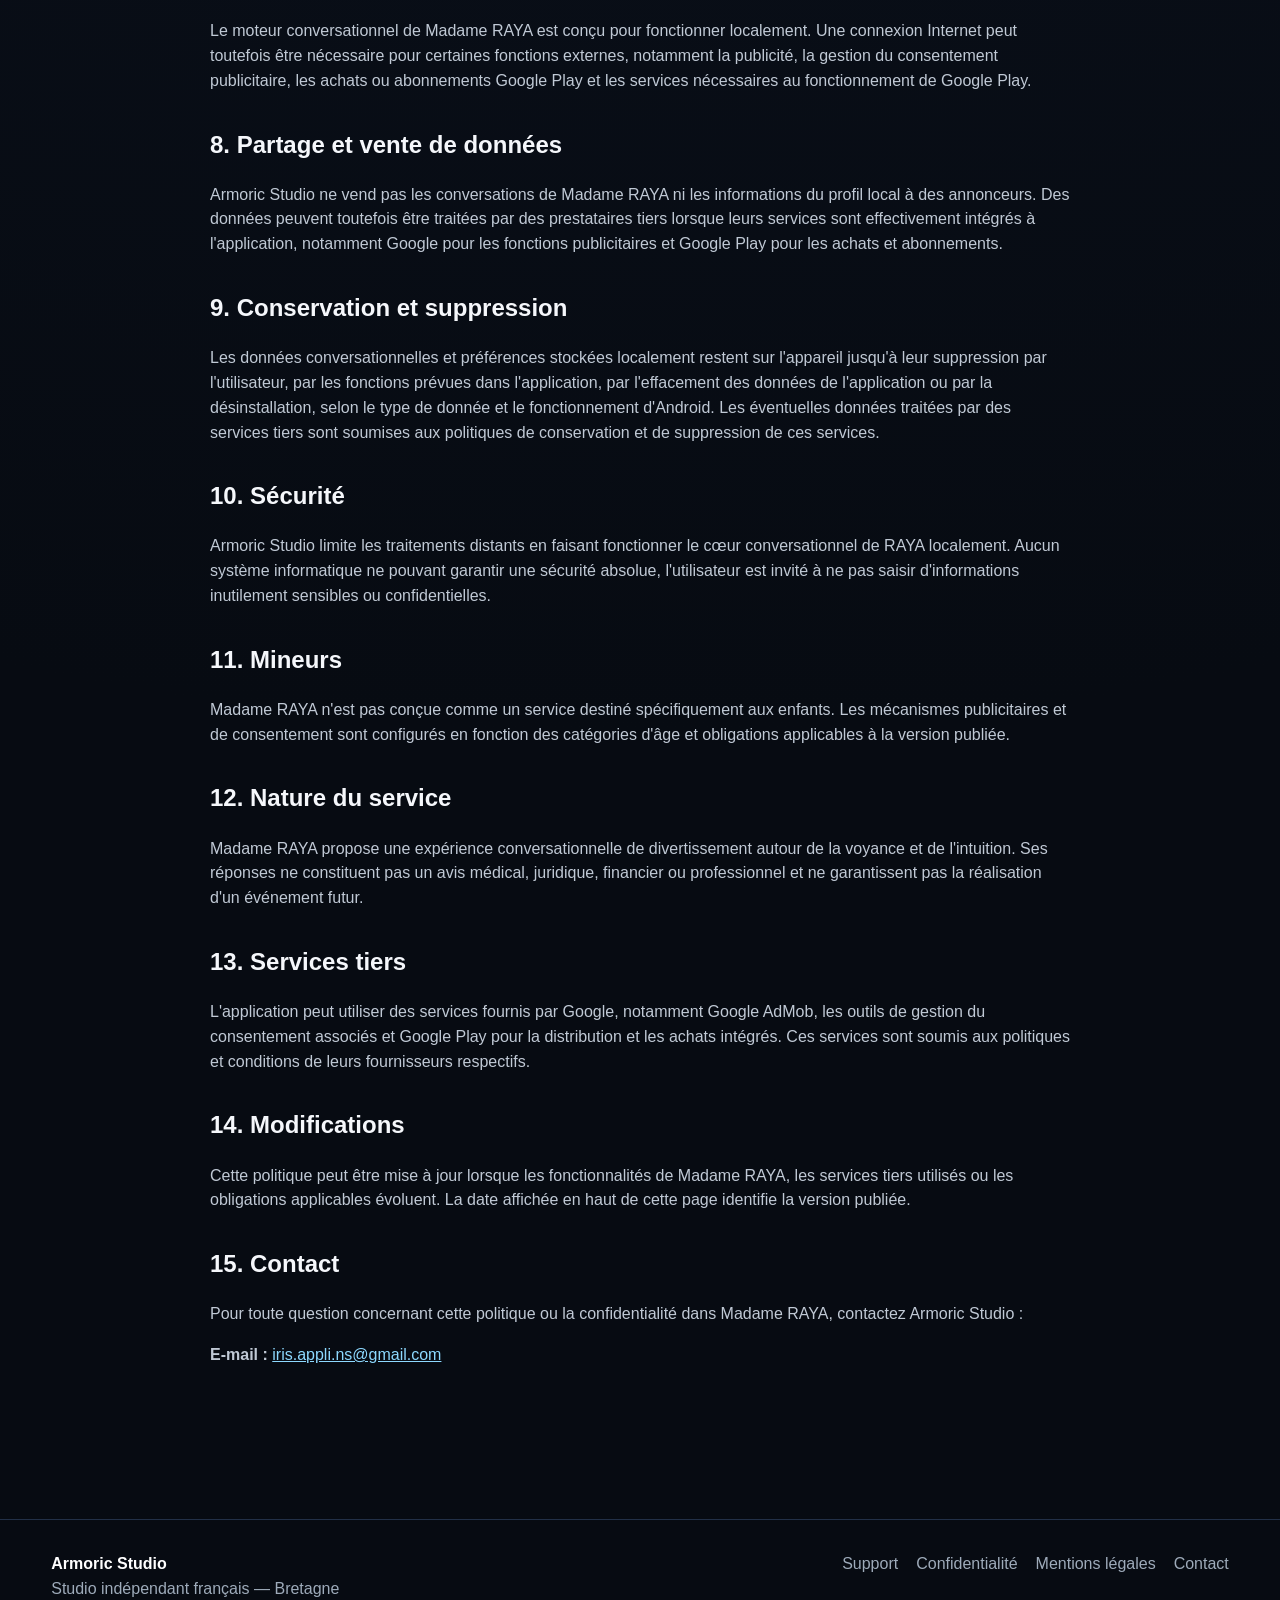
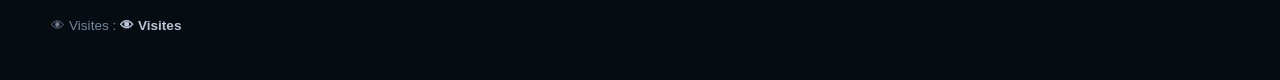
<file: confidentialite-raya.html>
<!doctype html><html lang="fr"><head><meta charset="utf-8"><meta name="viewport" content="width=device-width,initial-scale=1"><meta name="description" content="Armoric Studio — applications et jeux indépendants"><title>Politique de confidentialité — Madame RAYA</title><link rel="stylesheet" href="style.css"></head><body><header class="wrap"><a class="brand" href="index.html"><img src="logo-armoric.png" class="brand-logo" alt="Armoric Studio"></a><nav class="nav"><a href="index.html#creations">Créations</a><a href="support.html">Support</a><a href="confidentialite.html">Confidentialité</a></nav></header><main class="wrap legal">

<h2>1. Objet</h2><p>La présente politique explique comment l'application Android <strong>Madame RAYA</strong>, éditée par <strong>Armoric Studio</strong>, traite les informations liées à son utilisation. Madame RAYA est conçue pour fonctionner principalement en local sur l'appareil de l'utilisateur.</p>

<h2>2. Fonctionnement local</h2><p>Le modèle d'intelligence artificielle de Madame RAYA fonctionne directement sur l'appareil. Les conversations, l'historique, le contexte conversationnel et les souvenirs nécessaires au fonctionnement de RAYA sont conservés localement dans le cadre du fonctionnement normal de l'application.</p>
<p>Armoric Studio n'utilise pas les conversations de Madame RAYA pour entraîner son modèle d'intelligence artificielle et ne vend pas ces conversations.</p>

<h2>3. Informations enregistrées localement</h2><p>Selon les fonctions utilisées, l'application peut notamment conserver localement :</p>
<ul><li>le prénom renseigné par l'utilisateur ;</li><li>la date de naissance renseignée ;</li><li>le genre ou l'option choisie par l'utilisateur ;</li><li>les conversations et l'historique des consultations ;</li><li>les souvenirs et éléments de contexte mémorisés par RAYA ;</li><li>les préférences et réglages de l'application, notamment les réglages audio et de confidentialité.</li></ul>
<p>La fonction <strong>Réinitialiser RAYA</strong> permet de supprimer l'historique, les souvenirs et le contexte conversationnel concernés, tout en conservant les éléments explicitement indiqués par l'application comme non concernés par cette réinitialisation.</p>

<h2>4. Publicité</h2><p>La version gratuite de Madame RAYA peut afficher des publicités au moyen de services publicitaires tiers, notamment <strong>Google AdMob</strong>. Ces services peuvent traiter certaines informations techniques ou liées à l'appareil nécessaires à la diffusion et à la mesure des annonces, à la prévention de la fraude et, lorsque l'utilisateur y consent et que la réglementation le permet, à leur personnalisation.</p>
<p>Selon les choix de consentement et la configuration applicable, ces informations peuvent notamment comprendre des identifiants publicitaires ou liés à l'appareil, des informations techniques, l'adresse IP et des informations relatives aux interactions avec les annonces.</p>

<h2>5. Consentement publicitaire</h2><p>Lorsque la réglementation l'exige, notamment pour les utilisateurs concernés dans l'Espace économique européen, au Royaume-Uni ou en Suisse, l'application peut présenter un écran permettant de gérer le consentement relatif aux technologies publicitaires. L'utilisateur peut gérer les choix proposés lorsque ces options sont applicables et pourra accéder de nouveau aux options de confidentialité lorsque cela est requis.</p>

<h2>6. Abonnement sans publicité</h2><p>Madame RAYA peut proposer un abonnement payant permettant d'utiliser l'application sans publicité. Les achats et abonnements Android sont gérés par <strong>Google Play</strong>. Armoric Studio ne reçoit pas les coordonnées bancaires complètes utilisées pour le paiement sur Google Play. Les informations nécessaires à la vérification de l'état de l'abonnement peuvent être utilisées pour activer ou maintenir les fonctions associées à l'achat.</p>

<h2>7. Connexion Internet</h2><p>Le moteur conversationnel de Madame RAYA est conçu pour fonctionner localement. Une connexion Internet peut toutefois être nécessaire pour certaines fonctions externes, notamment la publicité, la gestion du consentement publicitaire, les achats ou abonnements Google Play et les services nécessaires au fonctionnement de Google Play.</p>

<h2>8. Partage et vente de données</h2><p>Armoric Studio ne vend pas les conversations de Madame RAYA ni les informations du profil local à des annonceurs. Des données peuvent toutefois être traitées par des prestataires tiers lorsque leurs services sont effectivement intégrés à l'application, notamment Google pour les fonctions publicitaires et Google Play pour les achats et abonnements.</p>

<h2>9. Conservation et suppression</h2><p>Les données conversationnelles et préférences stockées localement restent sur l'appareil jusqu'à leur suppression par l'utilisateur, par les fonctions prévues dans l'application, par l'effacement des données de l'application ou par la désinstallation, selon le type de donnée et le fonctionnement d'Android. Les éventuelles données traitées par des services tiers sont soumises aux politiques de conservation et de suppression de ces services.</p>

<h2>10. Sécurité</h2><p>Armoric Studio limite les traitements distants en faisant fonctionner le cœur conversationnel de RAYA localement. Aucun système informatique ne pouvant garantir une sécurité absolue, l'utilisateur est invité à ne pas saisir d'informations inutilement sensibles ou confidentielles.</p>

<h2>11. Mineurs</h2><p>Madame RAYA n'est pas conçue comme un service destiné spécifiquement aux enfants. Les mécanismes publicitaires et de consentement sont configurés en fonction des catégories d'âge et obligations applicables à la version publiée.</p>

<h2>12. Nature du service</h2><p>Madame RAYA propose une expérience conversationnelle de divertissement autour de la voyance et de l'intuition. Ses réponses ne constituent pas un avis médical, juridique, financier ou professionnel et ne garantissent pas la réalisation d'un événement futur.</p>

<h2>13. Services tiers</h2><p>L'application peut utiliser des services fournis par Google, notamment Google AdMob, les outils de gestion du consentement associés et Google Play pour la distribution et les achats intégrés. Ces services sont soumis aux politiques et conditions de leurs fournisseurs respectifs.</p>

<h2>14. Modifications</h2><p>Cette politique peut être mise à jour lorsque les fonctionnalités de Madame RAYA, les services tiers utilisés ou les obligations applicables évoluent. La date affichée en haut de cette page identifie la version publiée.</p>

<h2>15. Contact</h2><p>Pour toute question concernant cette politique ou la confidentialité dans Madame RAYA, contactez Armoric Studio :</p>
<p><strong>E-mail :</strong> <a href="mailto:iris.appli.ns@gmail.com">iris.appli.ns@gmail.com</a></p>

</main><footer><div class="wrap footer-grid"><div><strong style="color:#fff">Armoric Studio</strong><br>Studio indépendant français — Bretagne<div class="visit">👁 Visites : <strong id="visit-count">—</strong></div></div><div class="footer-links"><a href="support.html">Support</a><a href="confidentialite.html">Confidentialité</a><a href="mentions-legales.html">Mentions légales</a><a href="mailto:iris.appli.ns@gmail.com">Contact</a></div></div></footer><script src="site.js"></script></body></html>
</file>
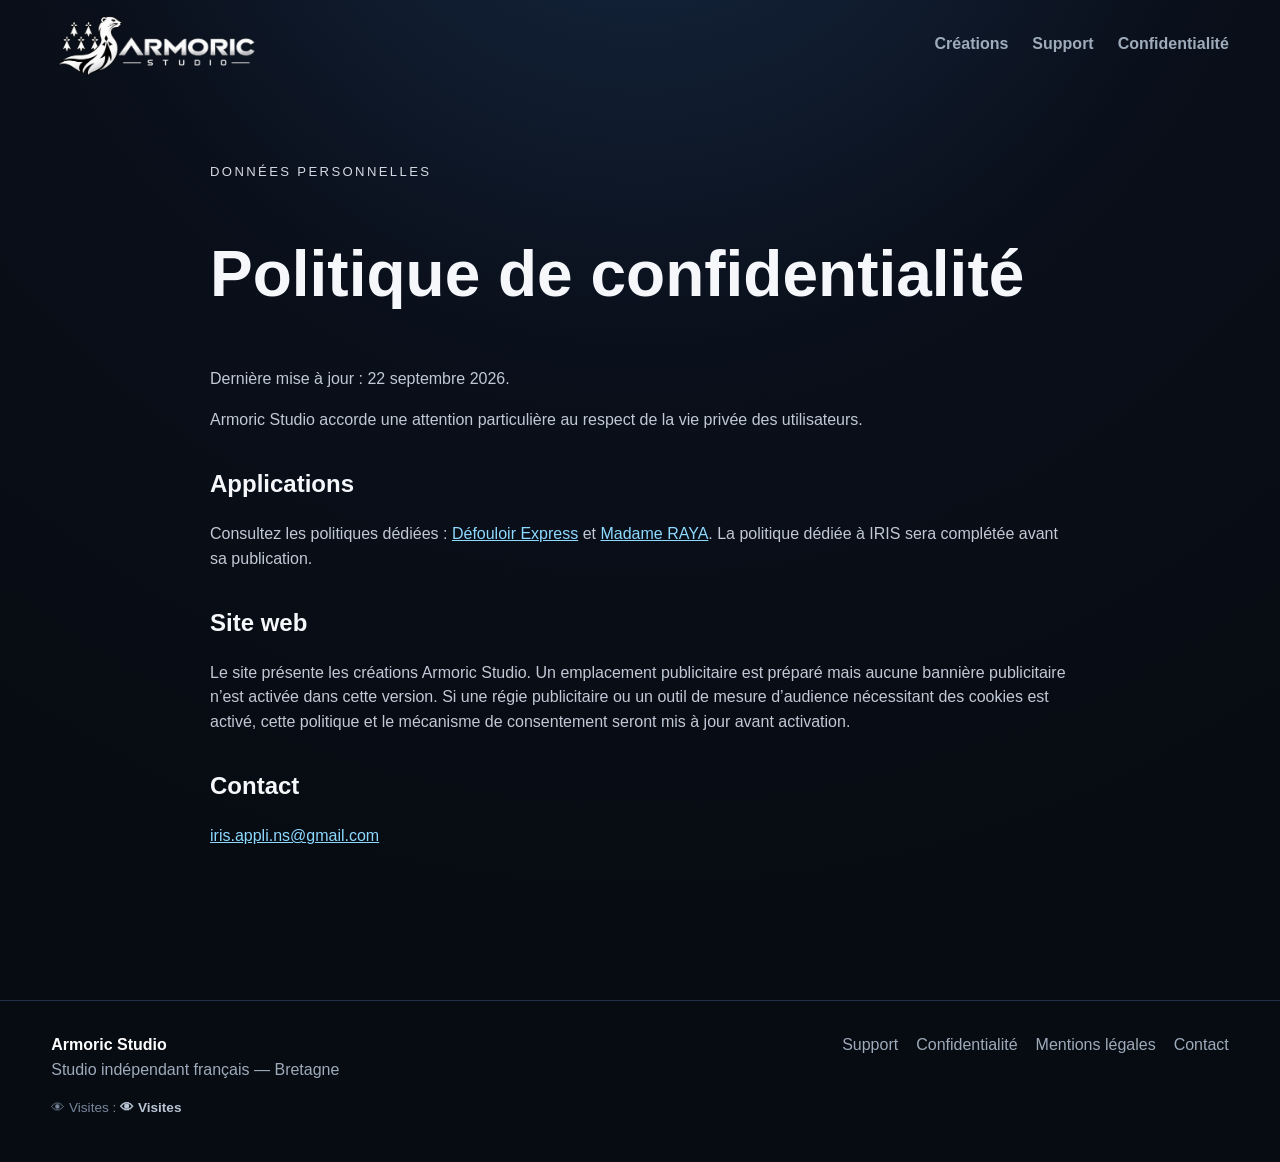
<file: confidentialite.html>
<!doctype html><html lang="fr"><head><meta charset="utf-8"><meta name="viewport" content="width=device-width,initial-scale=1"><meta name="description" content="Armoric Studio — applications et jeux indépendants"><title>Politique de confidentialité — Armoric Studio</title><link rel="stylesheet" href="style.css"></head><body><header class="wrap"><a class="brand" href="index.html"><img src="logo-armoric.png" class="brand-logo" alt="Armoric Studio"></a><nav class="nav"><a href="index.html#creations">Créations</a><a href="support.html">Support</a><a href="confidentialite.html">Confidentialité</a></nav></header><main class="wrap legal"><div class="kicker">Données personnelles</div><h1>Politique de confidentialité</h1><p>Dernière mise à jour : 22 septembre 2026.</p><p>Armoric Studio accorde une attention particulière au respect de la vie privée des utilisateurs.</p><h2>Applications</h2><p>Consultez les politiques dédiées : <a href="confidentialite-defouloir-express.html">Défouloir Express</a> et <a href="confidentialite-raya.html">Madame RAYA</a>. La politique dédiée à IRIS sera complétée avant sa publication.</p><h2>Site web</h2><p>Le site présente les créations Armoric Studio. Un emplacement publicitaire est préparé mais aucune bannière publicitaire n’est activée dans cette version. Si une régie publicitaire ou un outil de mesure d’audience nécessitant des cookies est activé, cette politique et le mécanisme de consentement seront mis à jour avant activation.</p><h2>Contact</h2><p><a href="mailto:iris.appli.ns@gmail.com">iris.appli.ns@gmail.com</a></p></main><footer><div class="wrap footer-grid"><div><strong style="color:#fff">Armoric Studio</strong><br>Studio indépendant français — Bretagne<div class="visit">👁 Visites : <strong id="visit-count">—</strong></div></div><div class="footer-links"><a href="support.html">Support</a><a href="confidentialite.html">Confidentialité</a><a href="mentions-legales.html">Mentions légales</a><a href="mailto:iris.appli.ns@gmail.com">Contact</a></div></div></footer><script src="site.js"></script></body></html>
</file>
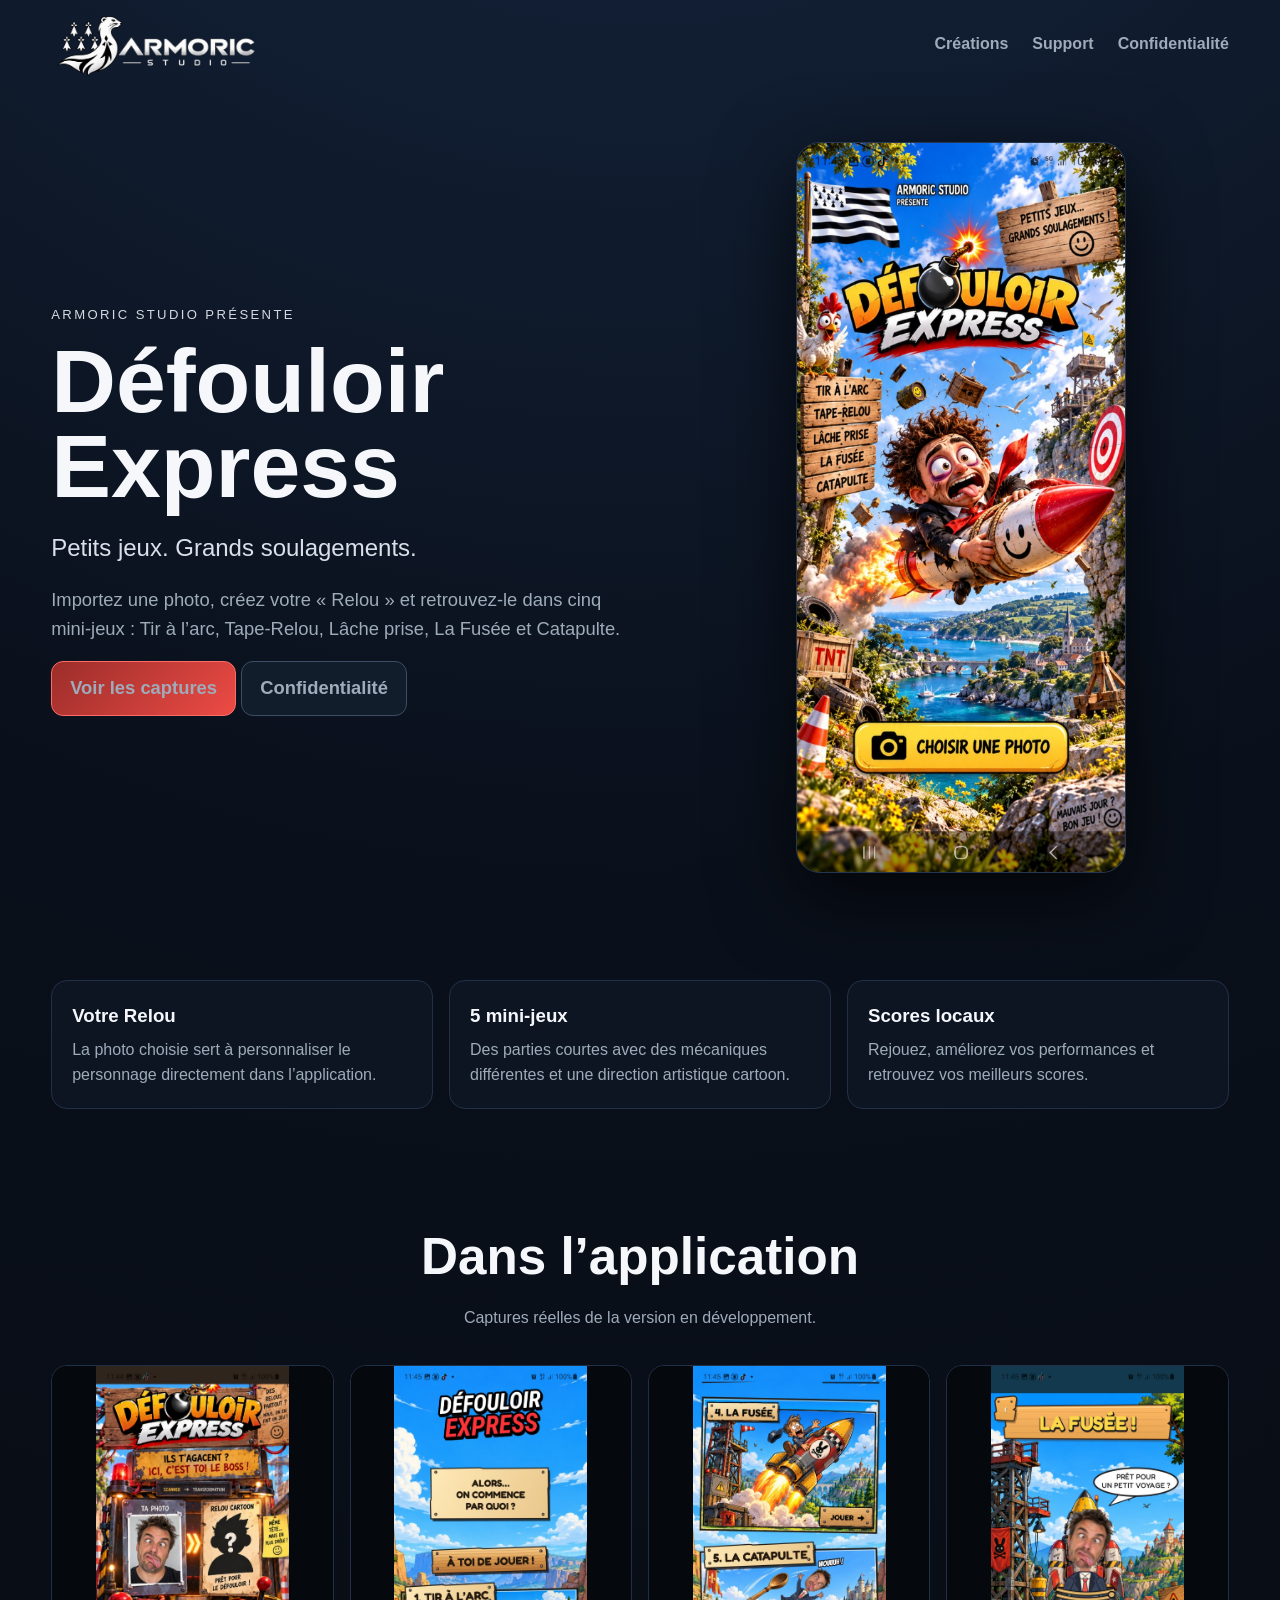
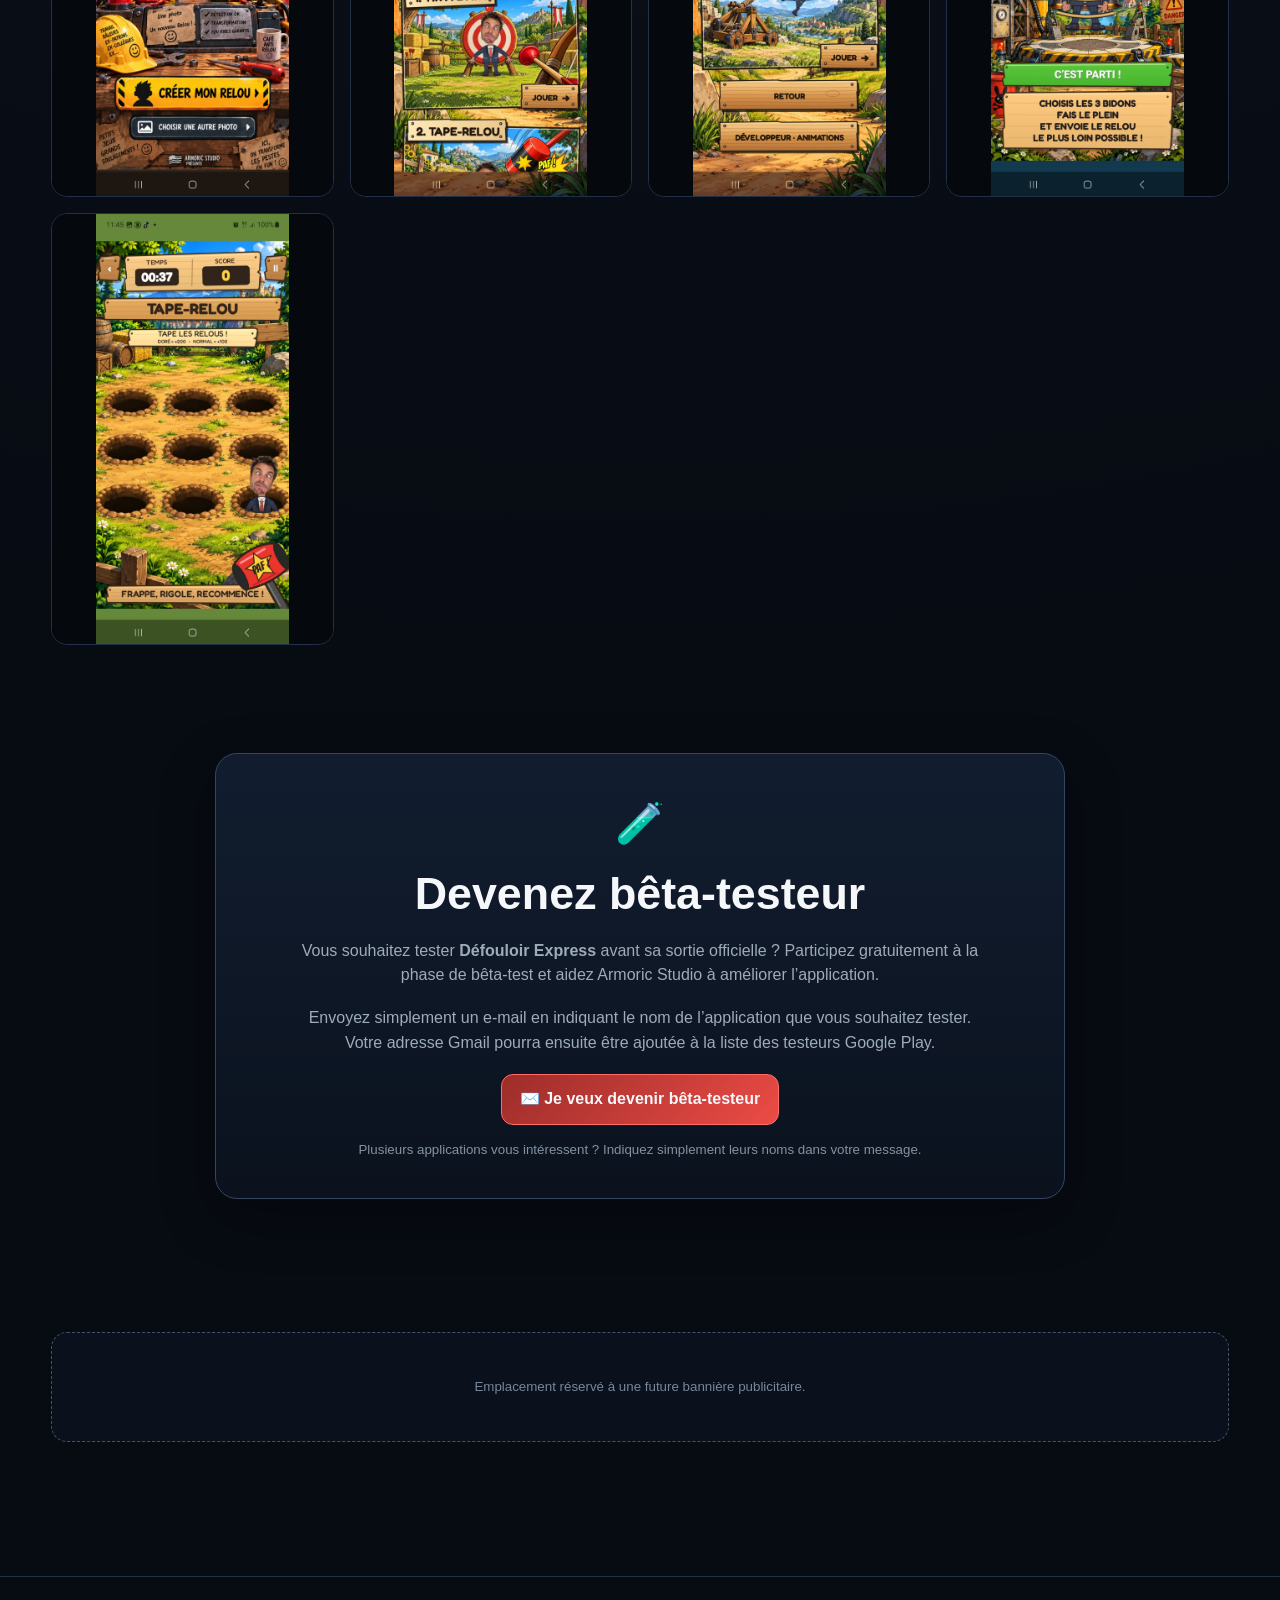
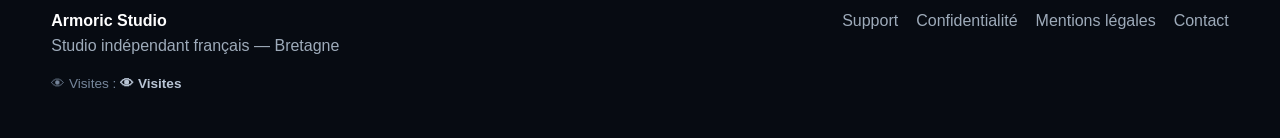
<file: defouloir-express.html>
<!doctype html><html lang="fr"><head><meta charset="utf-8"><meta name="viewport" content="width=device-width,initial-scale=1"><meta name="description" content="Armoric Studio — applications et jeux indépendants"><title>Défouloir Express — Armoric Studio</title><link rel="stylesheet" href="style.css"></head><body><header class="wrap"><a class="brand" href="index.html"><img src="logo-armoric.png" class="brand-logo" alt="Armoric Studio"></a><nav class="nav"><a href="index.html#creations">Créations</a><a href="support.html">Support</a><a href="confidentialite.html">Confidentialité</a></nav></header><main><section class="page-hero wrap"><div><div class="kicker">Armoric Studio présente</div><h1>Défouloir Express</h1><h2 style="font-weight:500;color:#d9e0e9">Petits jeux. Grands soulagements.</h2><p>Importez une photo, créez votre « Relou » et retrouvez-le dans cinq mini-jeux : Tir à l’arc, Tape-Relou, Lâche prise, La Fusée et Catapulte.</p><p><a class="btn red" href="#captures">Voir les captures</a> <a class="btn" href="confidentialite-defouloir-express.html">Confidentialité</a></p></div><img class="phone-feature" src="def-home.jpg" alt="Défouloir Express"></section><section class="section wrap"><div class="feature-list"><div class="feature"><h3>Votre Relou</h3><p>La photo choisie sert à personnaliser le personnage directement dans l’application.</p></div><div class="feature"><h3>5 mini-jeux</h3><p>Des parties courtes avec des mécaniques différentes et une direction artistique cartoon.</p></div><div class="feature"><h3>Scores locaux</h3><p>Rejouez, améliorez vos performances et retrouvez vos meilleurs scores.</p></div></div></section><section id="captures" class="section wrap"><h2 class="section-title">Dans l’application</h2><p class="section-lead">Captures réelles de la version en développement.</p><div class="gallery"><a href="def-create.jpg" target="_blank"><img src="def-create.jpg" alt="Capture Défouloir Express" loading="lazy"></a><a href="def-menu1.jpg" target="_blank"><img src="def-menu1.jpg" alt="Capture Défouloir Express" loading="lazy"></a><a href="def-game.jpg" target="_blank"><img src="def-game.jpg" alt="Capture Défouloir Express" loading="lazy"></a><a href="def-rocket.jpg" target="_blank"><img src="def-rocket.jpg" alt="Capture Défouloir Express" loading="lazy"></a><a href="def-menu3.jpg" target="_blank"><img src="def-menu3.jpg" alt="Capture Défouloir Express" loading="lazy"></a></div></section><section class="section wrap"><div class="beta-panel"><div class="beta-icon">🧪</div><h2>Devenez bêta-testeur</h2><p>Vous souhaitez tester <strong>Défouloir Express</strong> avant sa sortie officielle ? Participez gratuitement à la phase de bêta-test et aidez Armoric Studio à améliorer l’application.</p><p>Envoyez simplement un e-mail en indiquant le nom de l’application que vous souhaitez tester. Votre adresse Gmail pourra ensuite être ajoutée à la liste des testeurs Google Play.</p><a class="btn red" href="mailto:iris.appli.ns@gmail.com?subject=Bêta-test%20Défouloir%20Express&body=Bonjour,%0D%0A%0D%0AJe%20souhaite%20devenir%20bêta-testeur%20de%20Défouloir%20Express.%0D%0A%0D%0AMerci.">✉️ Je veux devenir bêta-testeur</a><small>Plusieurs applications vous intéressent ? Indiquez simplement leurs noms dans votre message.</small></div></section><section class="section wrap"><div class="ad-slot"><small>Emplacement réservé à une future bannière publicitaire.</small></div></section></main><footer><div class="wrap footer-grid"><div><strong style="color:#fff">Armoric Studio</strong><br>Studio indépendant français — Bretagne<div class="visit">👁 Visites : <strong id="visit-count">—</strong></div></div><div class="footer-links"><a href="support.html">Support</a><a href="confidentialite.html">Confidentialité</a><a href="mentions-legales.html">Mentions légales</a><a href="mailto:iris.appli.ns@gmail.com">Contact</a></div></div></footer><script src="site.js"></script></body></html>
</file>
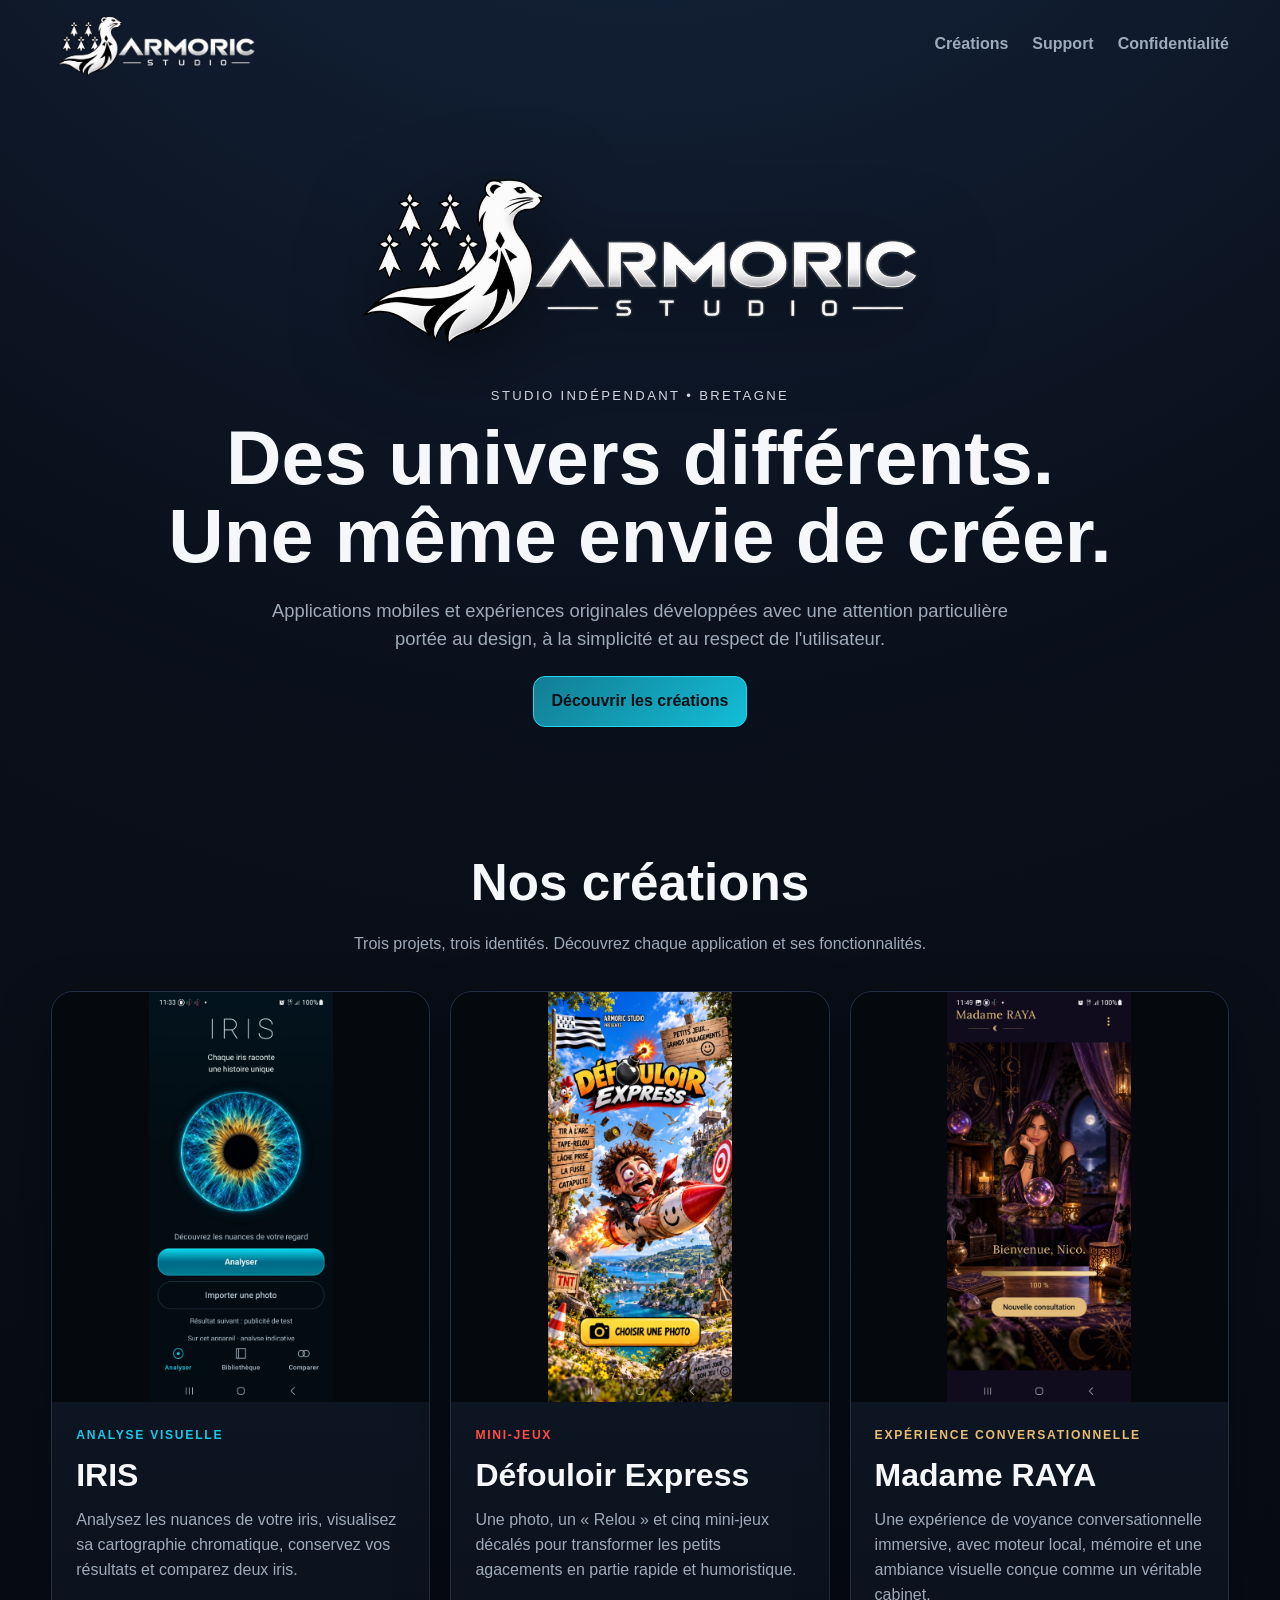
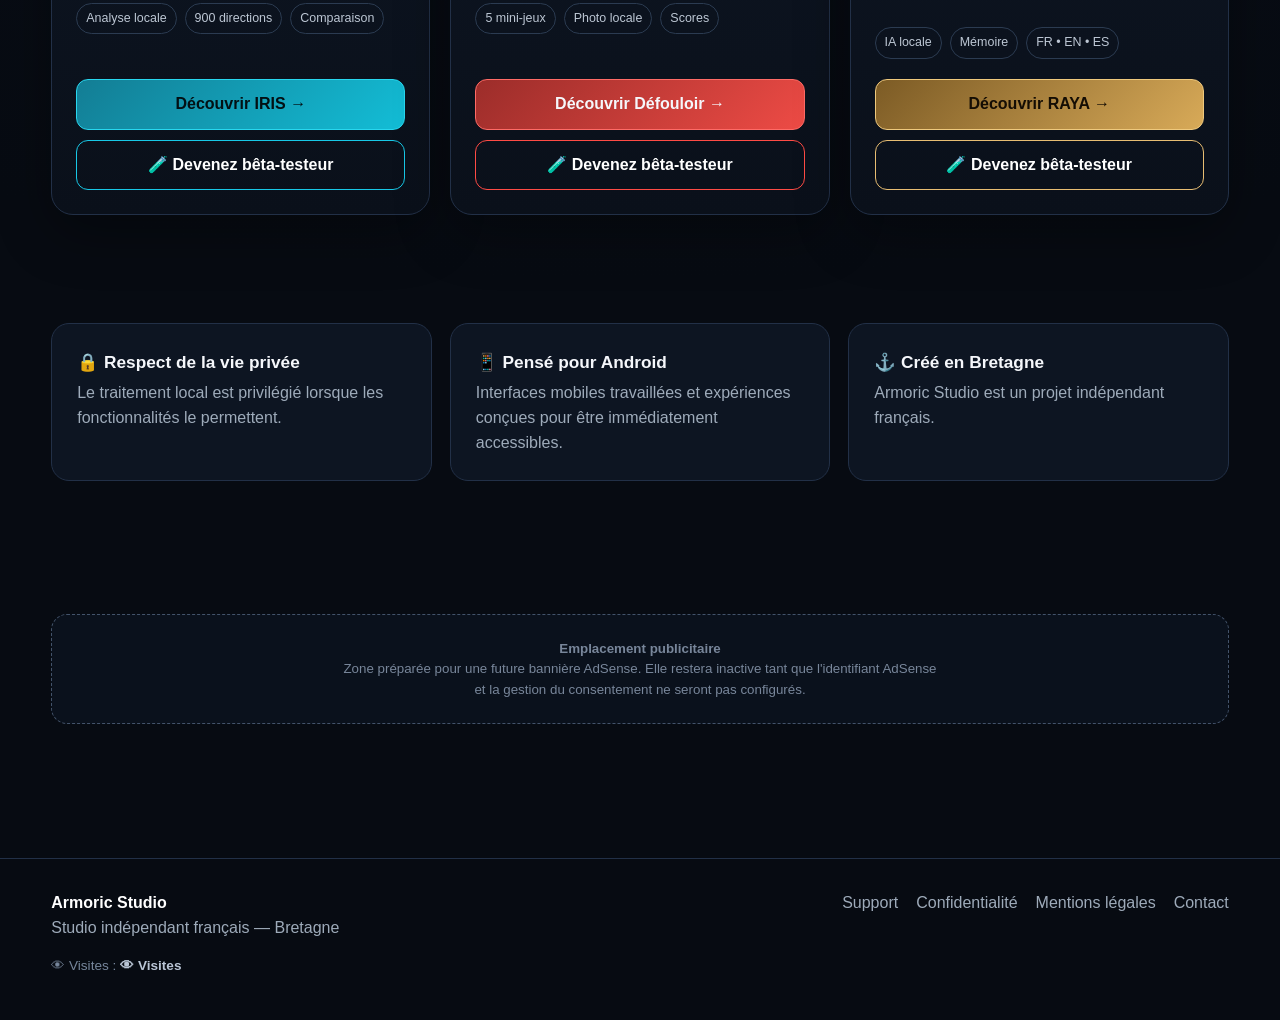
<file: index(6).html>
<!doctype html><html lang="fr"><head><meta charset="utf-8"><meta name="viewport" content="width=device-width,initial-scale=1"><meta name="description" content="Armoric Studio — applications et jeux indépendants"><title>Armoric Studio — Applications & jeux indépendants</title><link rel="stylesheet" href="style.css"></head><body><header class="wrap"><a class="brand" href="index.html"><img src="logo-armoric.png" class="brand-logo" alt="Armoric Studio"></a><nav class="nav"><a href="index.html#creations">Créations</a><a href="support.html">Support</a><a href="confidentialite.html">Confidentialité</a></nav></header><main><section class="hero wrap"><img src="logo-armoric.png" class="hero-logo" alt="Armoric Studio"><div class="kicker">Studio indépendant • Bretagne</div><h1>Des univers différents.<br>Une même envie de créer.</h1><p>Applications mobiles et expériences originales développées avec une attention particulière portée au design, à la simplicité et au respect de l'utilisateur.</p><a class="btn primary" href="#creations">Découvrir les créations</a></section>
<section id="creations" class="section wrap"><h2 class="section-title">Nos créations</h2><p class="section-lead">Trois projets, trois identités. Découvrez chaque application et ses fonctionnalités.</p><div class="apps">
<article class="app-card iris"><div class="app-shot"><img src="iris-home.jpg" alt="Écran d'accueil IRIS"></div><div class="app-body"><span class="app-label">Analyse visuelle</span><h3>IRIS</h3><p>Analysez les nuances de votre iris, visualisez sa cartographie chromatique, conservez vos résultats et comparez deux iris.</p><div class="chips"><span class="chip">Analyse locale</span><span class="chip">900 directions</span><span class="chip">Comparaison</span></div><a class="btn primary" href="iris.html">Découvrir IRIS →</a><a class="btn beta-btn" href="mailto:iris.appli.ns@gmail.com?subject=Bêta-test%20IRIS&body=Bonjour,%0D%0A%0D%0AJe%20souhaite%20devenir%20bêta-testeur%20de%20l’application%20IRIS.">🧪 Devenez bêta-testeur</a></div></article>
<article class="app-card def"><div class="app-shot"><img src="def-home.jpg" alt="Accueil Défouloir Express"></div><div class="app-body"><span class="app-label">Mini-jeux</span><h3>Défouloir Express</h3><p>Une photo, un « Relou » et cinq mini-jeux décalés pour transformer les petits agacements en partie rapide et humoristique.</p><div class="chips"><span class="chip">5 mini-jeux</span><span class="chip">Photo locale</span><span class="chip">Scores</span></div><a class="btn red" href="defouloir-express.html">Découvrir Défouloir →</a><a class="btn beta-btn" href="mailto:iris.appli.ns@gmail.com?subject=Bêta-test%20Défouloir%20Express&body=Bonjour,%0D%0A%0D%0AJe%20souhaite%20devenir%20bêta-testeur%20de%20Défouloir%20Express.">🧪 Devenez bêta-testeur</a></div></article>
<article class="app-card raya"><div class="app-shot"><img src="raya-home.jpg" alt="Accueil Madame RAYA"></div><div class="app-body"><span class="app-label">Expérience conversationnelle</span><h3>Madame RAYA</h3><p>Une expérience de voyance conversationnelle immersive, avec moteur local, mémoire et une ambiance visuelle conçue comme un véritable cabinet.</p><div class="chips"><span class="chip">IA locale</span><span class="chip">Mémoire</span><span class="chip">FR • EN • ES</span></div><a class="btn gold" href="madame-raya.html">Découvrir RAYA →</a><a class="btn beta-btn" href="mailto:iris.appli.ns@gmail.com?subject=Bêta-test%20Madame%20RAYA&body=Bonjour,%0D%0A%0D%0AJe%20souhaite%20devenir%20bêta-testeur%20de%20Madame%20RAYA.">🧪 Devenez bêta-testeur</a></div></article>
</div></section>
<section class="section wrap"><div class="trust"><div><strong>🔒 Respect de la vie privée</strong><span>Le traitement local est privilégié lorsque les fonctionnalités le permettent.</span></div><div><strong>📱 Pensé pour Android</strong><span>Interfaces mobiles travaillées et expériences conçues pour être immédiatement accessibles.</span></div><div><strong>⚓ Créé en Bretagne</strong><span>Armoric Studio est un projet indépendant français.</span></div></div></section>
<section class="section wrap"><div class="ad-slot"><small><strong>Emplacement publicitaire</strong><br>Zone préparée pour une future bannière AdSense. Elle restera inactive tant que l'identifiant AdSense et la gestion du consentement ne seront pas configurés.</small></div></section></main><footer><div class="wrap footer-grid"><div><strong style="color:#fff">Armoric Studio</strong><br>Studio indépendant français — Bretagne<div class="visit">👁 Visites : <strong id="visit-count">—</strong></div></div><div class="footer-links"><a href="support.html">Support</a><a href="confidentialite.html">Confidentialité</a><a href="mentions-legales.html">Mentions légales</a><a href="mailto:iris.appli.ns@gmail.com">Contact</a></div></div></footer><script src="site.js"></script></body></html>
</file>
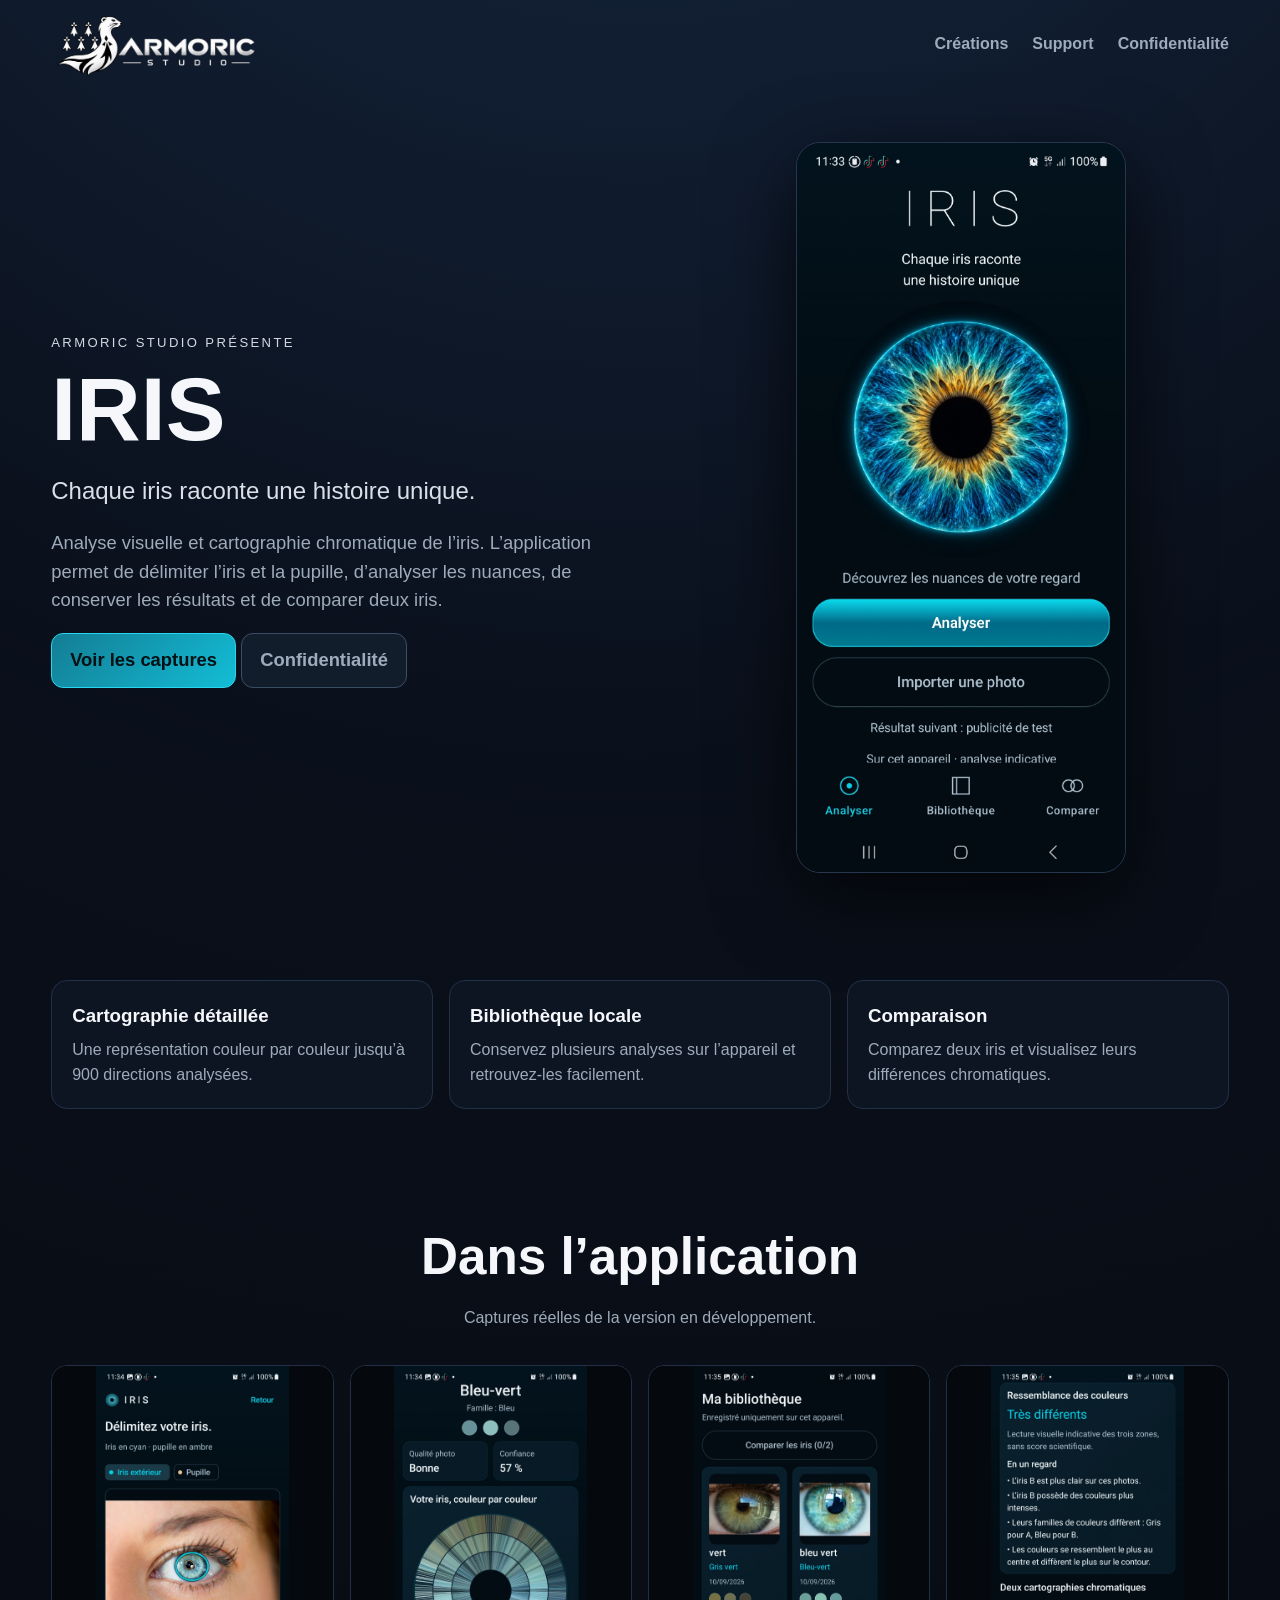
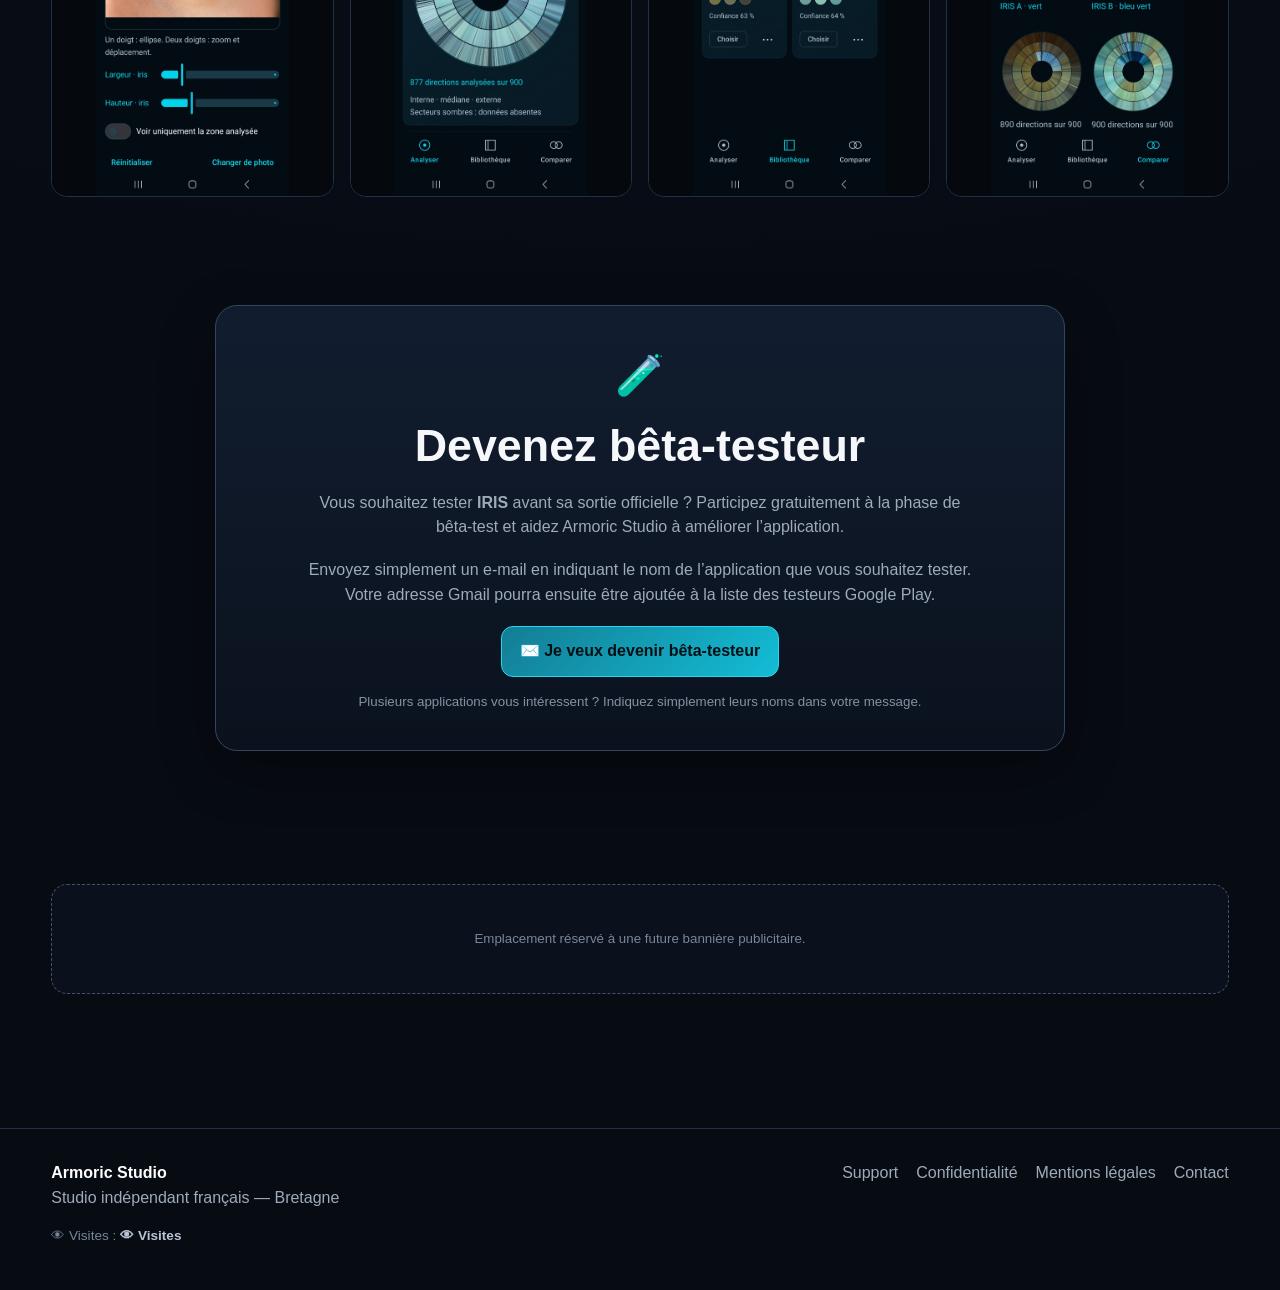
<file: iris(2).html>
<!doctype html><html lang="fr"><head><meta charset="utf-8"><meta name="viewport" content="width=device-width,initial-scale=1"><meta name="description" content="Armoric Studio — applications et jeux indépendants"><title>IRIS — Armoric Studio</title><link rel="stylesheet" href="style.css"></head><body><header class="wrap"><a class="brand" href="index.html"><img src="logo-armoric.png" class="brand-logo" alt="Armoric Studio"></a><nav class="nav"><a href="index.html#creations">Créations</a><a href="support.html">Support</a><a href="confidentialite.html">Confidentialité</a></nav></header><main><section class="page-hero wrap"><div><div class="kicker">Armoric Studio présente</div><h1>IRIS</h1><h2 style="font-weight:500;color:#d9e0e9">Chaque iris raconte une histoire unique.</h2><p>Analyse visuelle et cartographie chromatique de l’iris. L’application permet de délimiter l’iris et la pupille, d’analyser les nuances, de conserver les résultats et de comparer deux iris.</p><p><a class="btn primary" href="#captures">Voir les captures</a> <a class="btn" href="confidentialite.html">Confidentialité</a></p></div><img class="phone-feature" src="iris-home.jpg" alt="IRIS"></section><section class="section wrap"><div class="feature-list"><div class="feature"><h3>Cartographie détaillée</h3><p>Une représentation couleur par couleur jusqu’à 900 directions analysées.</p></div><div class="feature"><h3>Bibliothèque locale</h3><p>Conservez plusieurs analyses sur l’appareil et retrouvez-les facilement.</p></div><div class="feature"><h3>Comparaison</h3><p>Comparez deux iris et visualisez leurs différences chromatiques.</p></div></div></section><section id="captures" class="section wrap"><h2 class="section-title">Dans l’application</h2><p class="section-lead">Captures réelles de la version en développement.</p><div class="gallery"><a href="iris-calibration.jpg" target="_blank"><img src="iris-calibration.jpg" alt="Capture IRIS" loading="lazy"></a><a href="iris-map.jpg" target="_blank"><img src="iris-map.jpg" alt="Capture IRIS" loading="lazy"></a><a href="iris-library.jpg" target="_blank"><img src="iris-library.jpg" alt="Capture IRIS" loading="lazy"></a><a href="iris-compare.jpg" target="_blank"><img src="iris-compare.jpg" alt="Capture IRIS" loading="lazy"></a></div></section><section class="section wrap"><div class="beta-panel"><div class="beta-icon">🧪</div><h2>Devenez bêta-testeur</h2><p>Vous souhaitez tester <strong>IRIS</strong> avant sa sortie officielle ? Participez gratuitement à la phase de bêta-test et aidez Armoric Studio à améliorer l’application.</p><p>Envoyez simplement un e-mail en indiquant le nom de l’application que vous souhaitez tester. Votre adresse Gmail pourra ensuite être ajoutée à la liste des testeurs Google Play.</p><a class="btn primary" href="mailto:iris.appli.ns@gmail.com?subject=Bêta-test%20IRIS&body=Bonjour,%0D%0A%0D%0AJe%20souhaite%20devenir%20bêta-testeur%20de%20IRIS.%0D%0A%0D%0AMerci.">✉️ Je veux devenir bêta-testeur</a><small>Plusieurs applications vous intéressent ? Indiquez simplement leurs noms dans votre message.</small></div></section><section class="section wrap"><div class="ad-slot"><small>Emplacement réservé à une future bannière publicitaire.</small></div></section></main><footer><div class="wrap footer-grid"><div><strong style="color:#fff">Armoric Studio</strong><br>Studio indépendant français — Bretagne<div class="visit">👁 Visites : <strong id="visit-count">—</strong></div></div><div class="footer-links"><a href="support.html">Support</a><a href="confidentialite.html">Confidentialité</a><a href="mentions-legales.html">Mentions légales</a><a href="mailto:iris.appli.ns@gmail.com">Contact</a></div></div></footer><script src="site.js"></script></body></html>
</file>
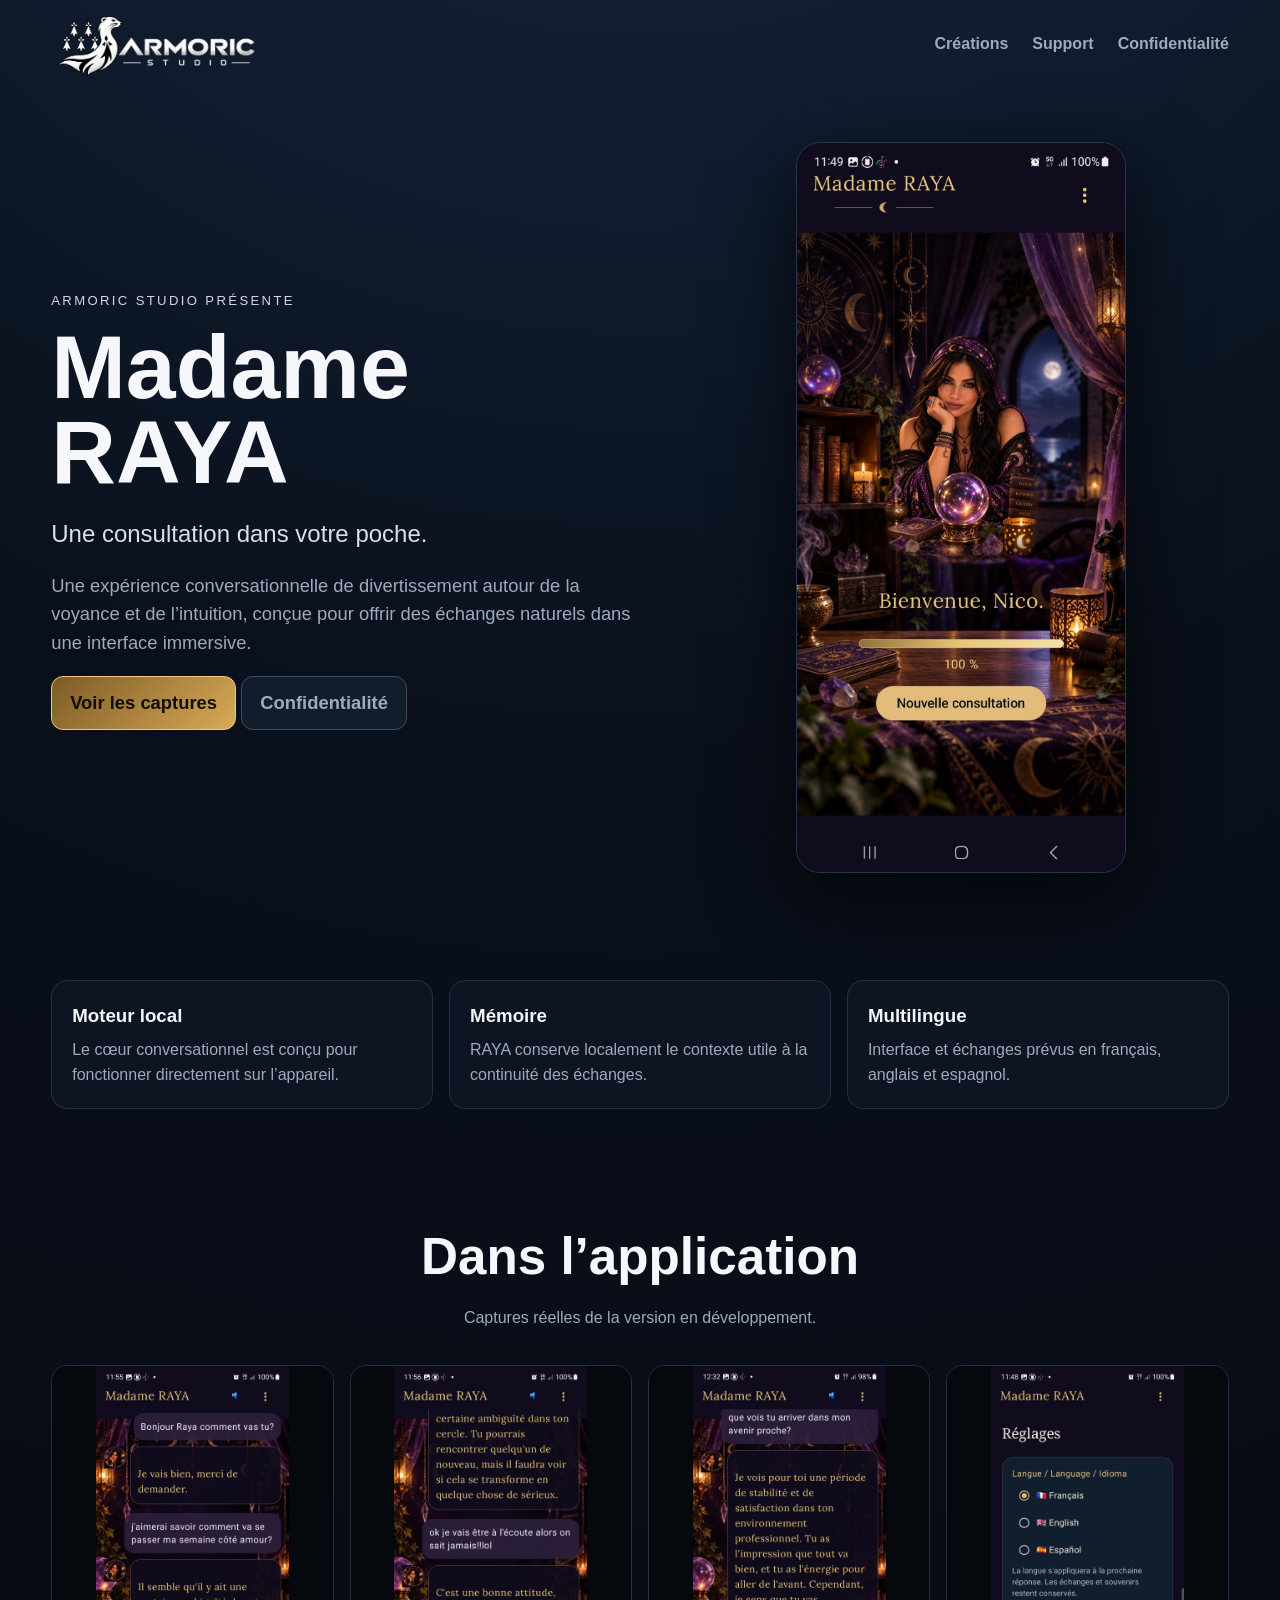
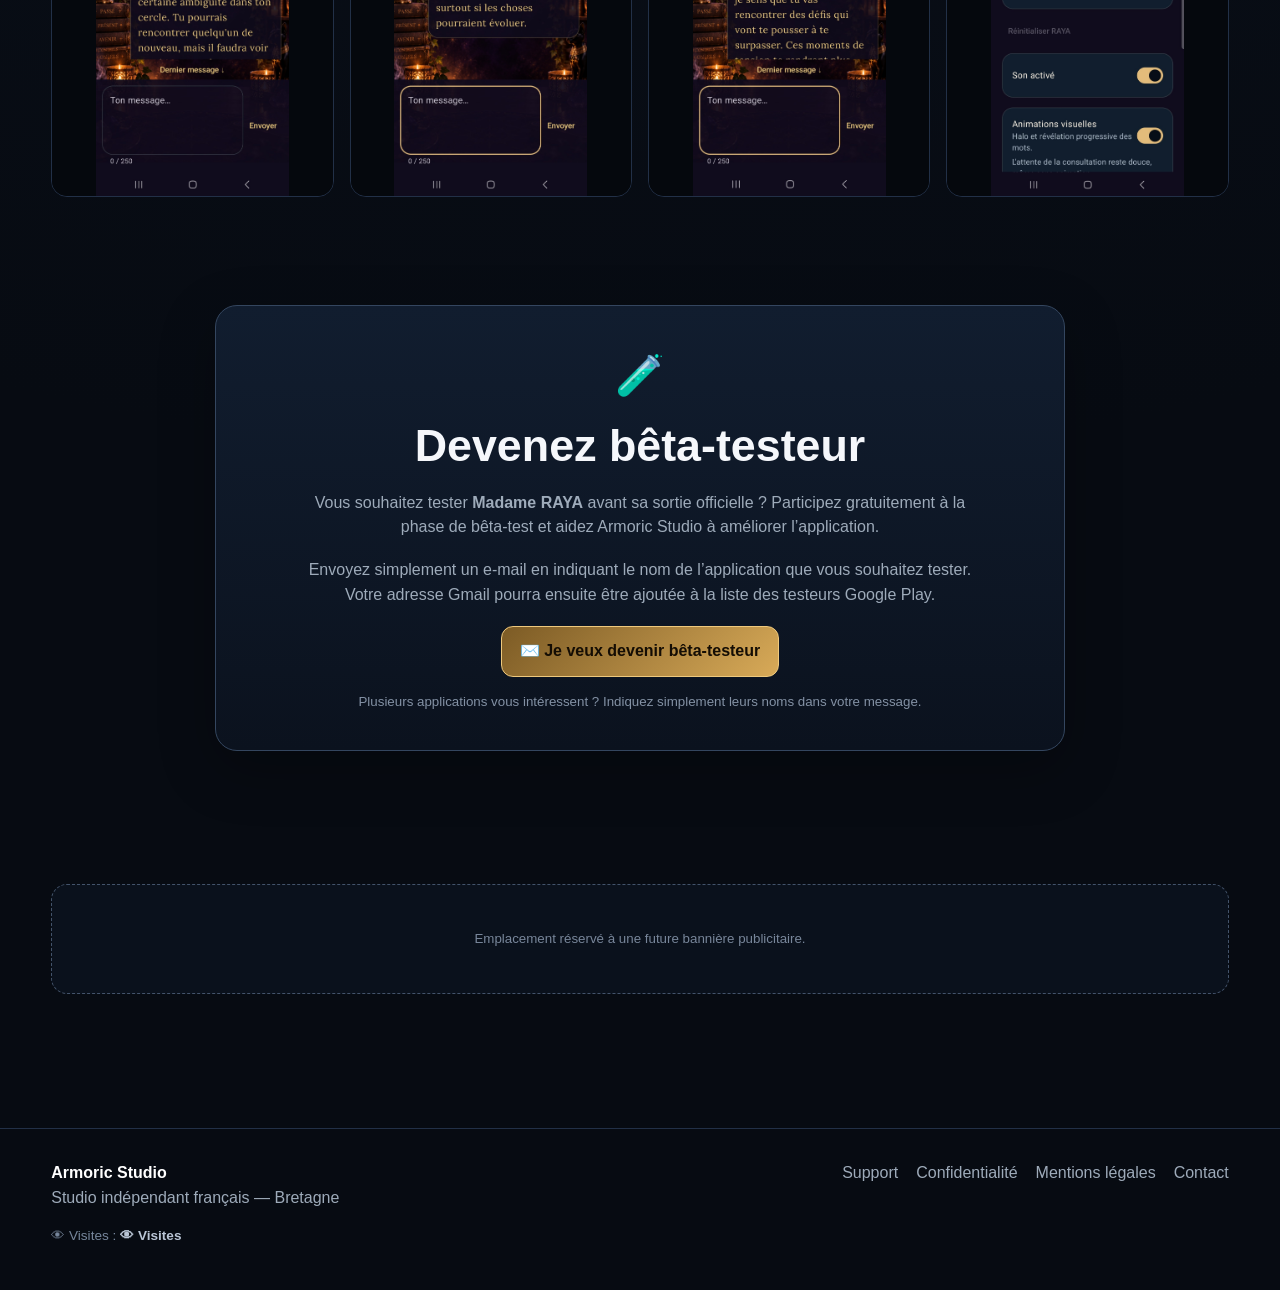
<file: madame-raya.html>
<!doctype html><html lang="fr"><head><meta charset="utf-8"><meta name="viewport" content="width=device-width,initial-scale=1"><meta name="description" content="Armoric Studio — applications et jeux indépendants"><title>Madame RAYA — Armoric Studio</title><link rel="stylesheet" href="style.css"></head><body><header class="wrap"><a class="brand" href="index.html"><img src="logo-armoric.png" class="brand-logo" alt="Armoric Studio"></a><nav class="nav"><a href="index.html#creations">Créations</a><a href="support.html">Support</a><a href="confidentialite.html">Confidentialité</a></nav></header><main><section class="page-hero wrap"><div><div class="kicker">Armoric Studio présente</div><h1>Madame RAYA</h1><h2 style="font-weight:500;color:#d9e0e9">Une consultation dans votre poche.</h2><p>Une expérience conversationnelle de divertissement autour de la voyance et de l’intuition, conçue pour offrir des échanges naturels dans une interface immersive.</p><p><a class="btn gold" href="#captures">Voir les captures</a> <a class="btn" href="confidentialite-raya.html">Confidentialité</a></p></div><img class="phone-feature" src="raya-home.jpg" alt="Madame RAYA"></section><section class="section wrap"><div class="feature-list"><div class="feature"><h3>Moteur local</h3><p>Le cœur conversationnel est conçu pour fonctionner directement sur l’appareil.</p></div><div class="feature"><h3>Mémoire</h3><p>RAYA conserve localement le contexte utile à la continuité des échanges.</p></div><div class="feature"><h3>Multilingue</h3><p>Interface et échanges prévus en français, anglais et espagnol.</p></div></div></section><section id="captures" class="section wrap"><h2 class="section-title">Dans l’application</h2><p class="section-lead">Captures réelles de la version en développement.</p><div class="gallery"><a href="raya-chat4.jpg" target="_blank"><img src="raya-chat4.jpg" alt="Capture Madame RAYA" loading="lazy"></a><a href="raya-chat3.jpg" target="_blank"><img src="raya-chat3.jpg" alt="Capture Madame RAYA" loading="lazy"></a><a href="raya-chat1.jpg" target="_blank"><img src="raya-chat1.jpg" alt="Capture Madame RAYA" loading="lazy"></a><a href="raya-settings.jpg" target="_blank"><img src="raya-settings.jpg" alt="Capture Madame RAYA" loading="lazy"></a></div></section><section class="section wrap"><div class="beta-panel"><div class="beta-icon">🧪</div><h2>Devenez bêta-testeur</h2><p>Vous souhaitez tester <strong>Madame RAYA</strong> avant sa sortie officielle ? Participez gratuitement à la phase de bêta-test et aidez Armoric Studio à améliorer l’application.</p><p>Envoyez simplement un e-mail en indiquant le nom de l’application que vous souhaitez tester. Votre adresse Gmail pourra ensuite être ajoutée à la liste des testeurs Google Play.</p><a class="btn gold" href="mailto:iris.appli.ns@gmail.com?subject=Bêta-test%20Madame%20RAYA&body=Bonjour,%0D%0A%0D%0AJe%20souhaite%20devenir%20bêta-testeur%20de%20Madame%20RAYA.%0D%0A%0D%0AMerci.">✉️ Je veux devenir bêta-testeur</a><small>Plusieurs applications vous intéressent ? Indiquez simplement leurs noms dans votre message.</small></div></section><section class="section wrap"><div class="ad-slot"><small>Emplacement réservé à une future bannière publicitaire.</small></div></section></main><footer><div class="wrap footer-grid"><div><strong style="color:#fff">Armoric Studio</strong><br>Studio indépendant français — Bretagne<div class="visit">👁 Visites : <strong id="visit-count">—</strong></div></div><div class="footer-links"><a href="support.html">Support</a><a href="confidentialite.html">Confidentialité</a><a href="mentions-legales.html">Mentions légales</a><a href="mailto:iris.appli.ns@gmail.com">Contact</a></div></div></footer><script src="site.js"></script></body></html>
</file>
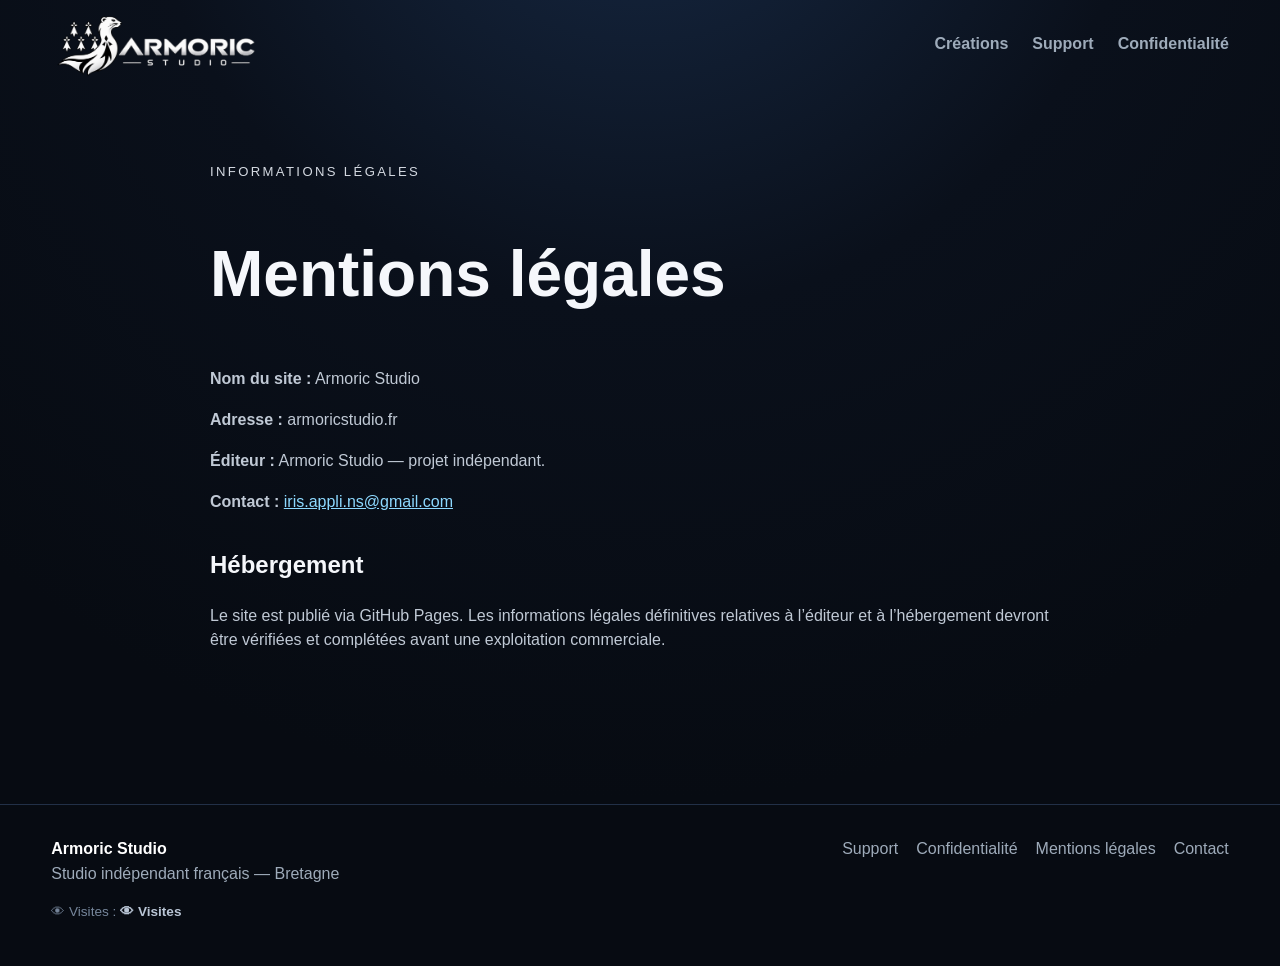
<file: mentions-legales.html>
<!doctype html><html lang="fr"><head><meta charset="utf-8"><meta name="viewport" content="width=device-width,initial-scale=1"><meta name="description" content="Armoric Studio — applications et jeux indépendants"><title>Mentions légales — Armoric Studio</title><link rel="stylesheet" href="style.css"></head><body><header class="wrap"><a class="brand" href="index.html"><img src="logo-armoric.png" class="brand-logo" alt="Armoric Studio"></a><nav class="nav"><a href="index.html#creations">Créations</a><a href="support.html">Support</a><a href="confidentialite.html">Confidentialité</a></nav></header><main class="wrap legal"><div class="kicker">Informations légales</div><h1>Mentions légales</h1><p><strong>Nom du site :</strong> Armoric Studio</p><p><strong>Adresse :</strong> armoricstudio.fr</p><p><strong>Éditeur :</strong> Armoric Studio — projet indépendant.</p><p><strong>Contact :</strong> <a href="mailto:iris.appli.ns@gmail.com">iris.appli.ns@gmail.com</a></p><h2>Hébergement</h2><p>Le site est publié via GitHub Pages. Les informations légales définitives relatives à l’éditeur et à l’hébergement devront être vérifiées et complétées avant une exploitation commerciale.</p></main><footer><div class="wrap footer-grid"><div><strong style="color:#fff">Armoric Studio</strong><br>Studio indépendant français — Bretagne<div class="visit">👁 Visites : <strong id="visit-count">—</strong></div></div><div class="footer-links"><a href="support.html">Support</a><a href="confidentialite.html">Confidentialité</a><a href="mentions-legales.html">Mentions légales</a><a href="mailto:iris.appli.ns@gmail.com">Contact</a></div></div></footer><script src="site.js"></script></body></html>
</file>
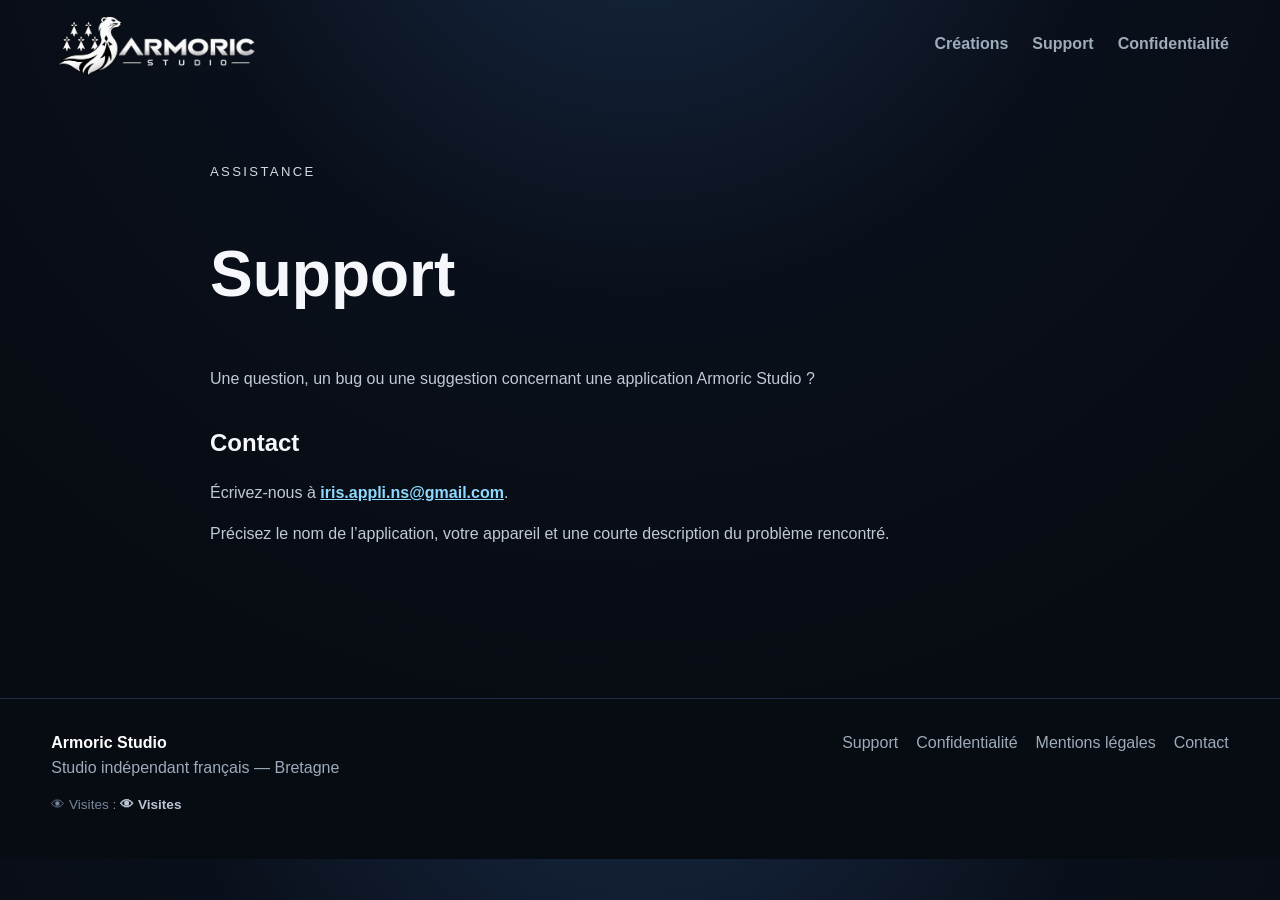
<file: support.html>
<!doctype html><html lang="fr"><head><meta charset="utf-8"><meta name="viewport" content="width=device-width,initial-scale=1"><meta name="description" content="Armoric Studio — applications et jeux indépendants"><title>Support — Armoric Studio</title><link rel="stylesheet" href="style.css"></head><body><header class="wrap"><a class="brand" href="index.html"><img src="logo-armoric.png" class="brand-logo" alt="Armoric Studio"></a><nav class="nav"><a href="index.html#creations">Créations</a><a href="support.html">Support</a><a href="confidentialite.html">Confidentialité</a></nav></header><main class="wrap legal"><div class="kicker">Assistance</div><h1>Support</h1><p>Une question, un bug ou une suggestion concernant une application Armoric Studio ?</p><h2>Contact</h2><p>Écrivez-nous à <a href="mailto:iris.appli.ns@gmail.com"><strong>iris.appli.ns@gmail.com</strong></a>.</p><p>Précisez le nom de l’application, votre appareil et une courte description du problème rencontré.</p></main><footer><div class="wrap footer-grid"><div><strong style="color:#fff">Armoric Studio</strong><br>Studio indépendant français — Bretagne<div class="visit">👁 Visites : <strong id="visit-count">—</strong></div></div><div class="footer-links"><a href="support.html">Support</a><a href="confidentialite.html">Confidentialité</a><a href="mentions-legales.html">Mentions légales</a><a href="mailto:iris.appli.ns@gmail.com">Contact</a></div></div></footer><script src="site.js"></script></body></html>
</file>
<file: style.css>
:root{--bg:#070b12;--panel:#0d1522;--panel2:#101b2c;--text:#f5f7fb;--muted:#9eabba;--line:#223047;--cyan:#18c8e6;--gold:#e7bd72;--red:#ff4b45;--max:1180px}
*{box-sizing:border-box}html{scroll-behavior:smooth}body{margin:0;font-family:Inter,Segoe UI,Arial,sans-serif;background:radial-gradient(circle at 50% -20%,#172a46 0,#0a101b 38%,var(--bg) 75%);color:var(--text);line-height:1.55}a{color:inherit}.wrap{width:min(var(--max),92%);margin:auto}
header{min-height:88px;display:flex;align-items:center;justify-content:space-between;gap:28px}.brand-logo{width:210px;display:block}.brand{text-decoration:none}.nav{display:flex;gap:24px;align-items:center}.nav a{text-decoration:none;color:var(--muted);font-weight:650}.nav a:hover{color:#fff}
.hero{text-align:center;padding:70px 0 62px}.hero-logo{width:min(590px,82vw);filter:drop-shadow(0 16px 40px #0008)}.kicker{margin:24px 0 8px;color:#d4d9e1;letter-spacing:.18em;text-transform:uppercase;font-size:.82rem}.hero h1{font-size:clamp(2.4rem,6vw,5.5rem);line-height:1.02;margin:.15em auto;max-width:980px}.hero p{color:var(--muted);font-size:1.15rem;max-width:760px;margin:22px auto}.btn{display:inline-flex;align-items:center;justify-content:center;padding:12px 18px;border:1px solid #3c4d66;border-radius:12px;text-decoration:none;font-weight:750;background:#121d2c}.btn:hover{transform:translateY(-1px);border-color:#7087a6}.btn.primary{background:linear-gradient(135deg,#137d94,#13bdd6);border-color:#28d7ef;color:#031014}.btn.gold{background:linear-gradient(135deg,#7c5b25,#d8aa58);border-color:#efc97d;color:#140d04}.btn.red{background:linear-gradient(135deg,#9c2d2a,#ed4b45);border-color:#ff6b66}
.section{padding:54px 0}.section-title{text-align:center;font-size:clamp(2rem,4vw,3.2rem);margin:0 0 10px}.section-lead{text-align:center;color:var(--muted);max-width:720px;margin:0 auto 34px}.apps{display:grid;grid-template-columns:repeat(3,1fr);gap:20px}.app-card{border:1px solid var(--line);background:linear-gradient(180deg,#101a2a,#0a101a);border-radius:22px;overflow:hidden;display:flex;flex-direction:column;box-shadow:0 18px 55px #0005}.app-card.iris{--app:var(--cyan)}.app-card.def{--app:var(--red)}.app-card.raya{--app:var(--gold)}.app-shot{height:410px;background:#05080d;overflow:hidden;position:relative}.app-shot img{width:100%;height:100%;object-fit:contain;object-position:center;background:#05080d}.app-body{padding:24px;display:flex;flex-direction:column;flex:1}.app-label{color:var(--app);text-transform:uppercase;letter-spacing:.14em;font-weight:800;font-size:.76rem}.app-card h3{font-size:2rem;margin:6px 0 8px}.app-card p{color:var(--muted);margin:0 0 20px}.app-card .btn{margin-top:auto}.chips{display:flex;gap:8px;flex-wrap:wrap;margin:0 0 20px}.chip{border:1px solid #2b3b51;border-radius:999px;padding:5px 9px;font-size:.78rem;color:#bdc7d4}
.trust{display:grid;grid-template-columns:repeat(3,1fr);gap:18px}.trust>div{padding:25px;border:1px solid var(--line);border-radius:18px;background:#0d1522}.trust strong{display:block;font-size:1.08rem;margin-bottom:5px}.trust span{color:var(--muted)}
.ad-slot{margin:25px auto;border:1px dashed #43536a;border-radius:16px;min-height:110px;display:flex;align-items:center;justify-content:center;text-align:center;color:#78869a;background:#0a111c;padding:20px}.ad-slot small{max-width:600px}
footer{margin-top:55px;border-top:1px solid var(--line);padding:32px 0 44px;color:var(--muted)}.footer-grid{display:flex;justify-content:space-between;gap:24px;flex-wrap:wrap}.footer-links{display:flex;gap:18px;flex-wrap:wrap}.footer-links a{text-decoration:none}.visit{margin-top:14px;font-size:.85rem;color:#76869b}.visit strong{color:#b9c5d5}
.page-hero{padding:54px 0 28px;display:grid;grid-template-columns:1.05fr .95fr;gap:48px;align-items:center}.page-hero h1{font-size:clamp(3rem,7vw,6rem);line-height:.95;margin:.15em 0}.page-hero p{color:var(--muted);font-size:1.15rem}.phone-feature{width:min(330px,80%);margin:auto;display:block;border-radius:24px;box-shadow:0 24px 80px #000b;border:1px solid #26364e}.feature-list{display:grid;grid-template-columns:repeat(3,1fr);gap:16px;margin-top:25px}.feature{background:#0d1522;border:1px solid var(--line);border-radius:16px;padding:20px}.feature h3{margin:0 0 8px}.feature p{margin:0;color:var(--muted)}
.gallery{display:grid;grid-template-columns:repeat(4,1fr);gap:16px}.gallery a{display:block;border-radius:16px;overflow:hidden;border:1px solid var(--line);background:#080d14}.gallery img{width:100%;height:430px;object-fit:contain;object-position:center;display:block;transition:.2s;background:#05080d}.gallery a:hover img{transform:scale(1.02)}
.legal{max-width:860px;padding:50px 0 80px}.legal h1{font-size:clamp(2.3rem,5vw,4rem)}.legal h2{margin-top:32px}.legal p,.legal li{color:#c0c9d5}.legal a{color:#8dd9ff}
@media(max-width:900px){.apps,.trust,.feature-list{grid-template-columns:1fr}.app-shot{height:500px}.page-hero{grid-template-columns:1fr;text-align:center}.page-hero p{margin-left:auto;margin-right:auto}.gallery{grid-template-columns:repeat(2,1fr)}}
@media(max-width:650px){header{min-height:74px}.brand-logo{width:160px}.nav{display:none}.hero{padding-top:38px}.apps{gap:26px}.app-shot{height:420px}.gallery{grid-template-columns:1fr 1fr;gap:10px}.gallery img{height:330px}.section{padding:38px 0}.footer-grid{display:block}.footer-links{margin-top:14px}.page-hero{padding-top:25px}}

.beta-btn{margin-top:10px!important;background:transparent;border-color:var(--app);color:#fff}.beta-btn:hover{background:#ffffff0d;border-color:#fff}.beta-panel{max-width:850px;margin:auto;text-align:center;padding:38px 30px;border:1px solid #34465f;border-radius:22px;background:linear-gradient(180deg,#111d2f,#0b121e);box-shadow:0 18px 55px #0004}.beta-panel .beta-icon{font-size:2.5rem}.beta-panel h2{font-size:clamp(1.8rem,4vw,2.8rem);margin:5px 0 10px}.beta-panel p{max-width:680px;margin:10px auto 18px;color:var(--muted)}.beta-panel small{display:block;color:#8391a4;margin-top:15px}.app-card .beta-btn{margin-top:10px}
</file>
